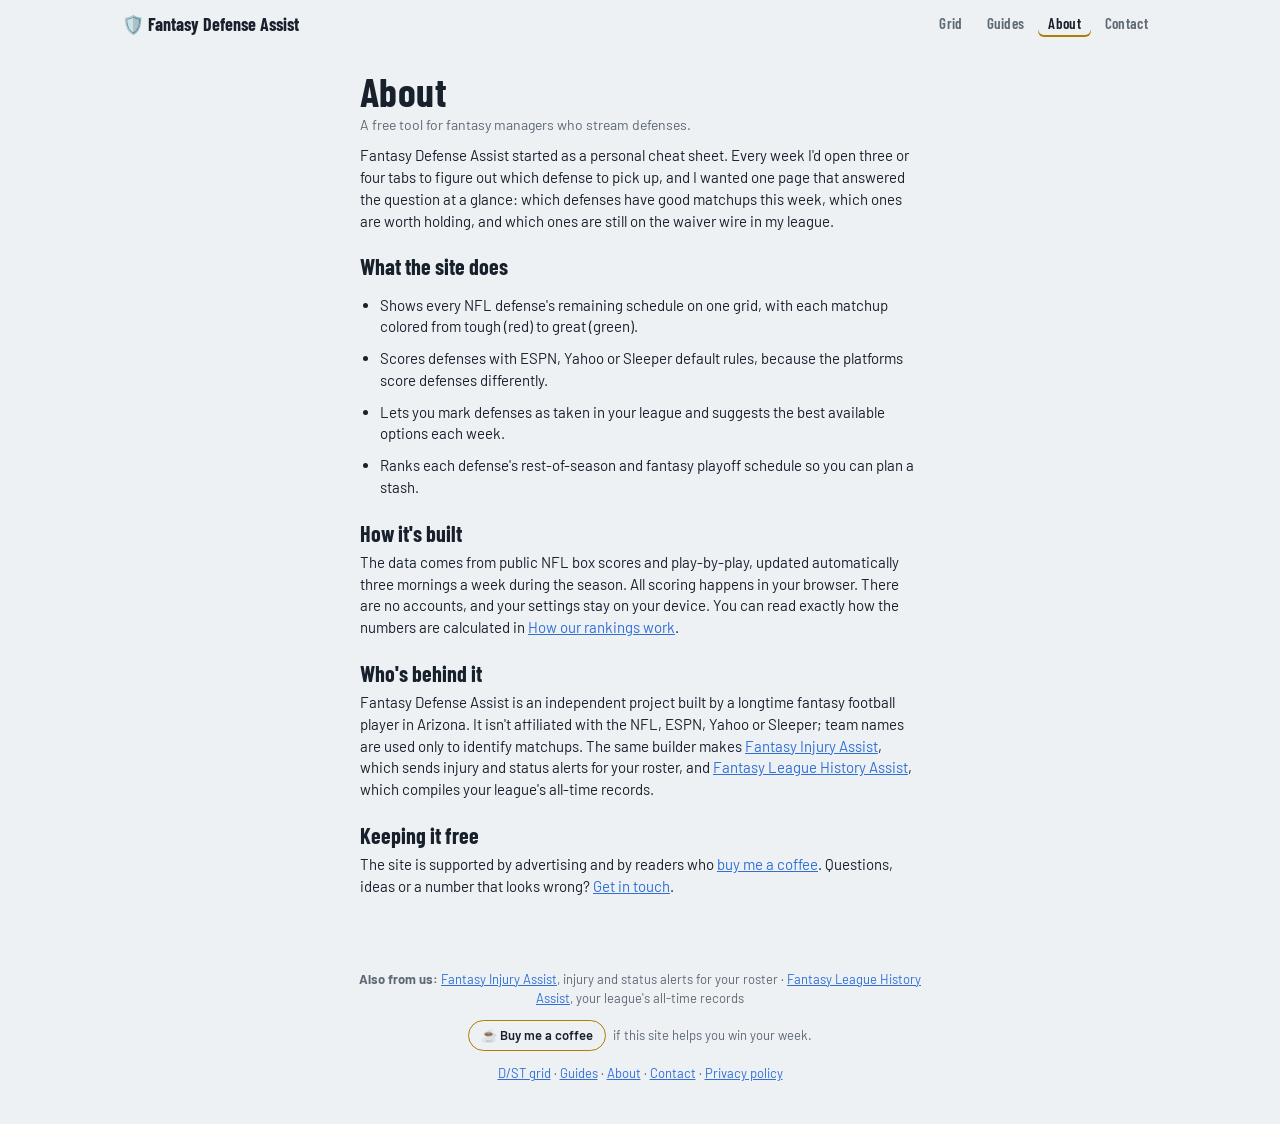
<file: about.html>
<!doctype html>
<html lang="en">
<head>
  <meta charset="utf-8">
  <meta name="viewport" content="width=device-width, initial-scale=1, viewport-fit=cover">
  <title>About Fantasy Defense Assist | Fantasy Defense Assist</title>
  <meta name="description" content="Why Fantasy Defense Assist exists, how it&#x27;s built, and who&#x27;s behind it.">
  <link rel="canonical" href="https://fantasydefenseassist.com/about.html">
  <meta property="og:title" content="About Fantasy Defense Assist">
  <meta property="og:description" content="Why Fantasy Defense Assist exists, how it&#x27;s built, and who&#x27;s behind it.">
  <meta property="og:type" content="website">
  <meta property="og:url" content="https://fantasydefenseassist.com/about.html">
  <link rel="icon" href="/favicon.ico" sizes="48x48">
  <link rel="icon" href="/favicon.svg" type="image/svg+xml">
  <link rel="apple-touch-icon" href="/apple-touch-icon.png">
  <link rel="preconnect" href="https://fonts.googleapis.com">
  <link rel="preconnect" href="https://fonts.gstatic.com" crossorigin>
  <link href="https://fonts.googleapis.com/css2?family=Barlow+Condensed:wght@500;600;700&family=Barlow:wght@400;500;600&display=swap" rel="stylesheet">
  <link rel="stylesheet" href="styles.css?v=20">
  <script async src="https://pagead2.googlesyndication.com/pagead/js/adsbygoogle.js?client=ca-pub-5134360334819238" crossorigin="anonymous"></script>
  
</head>
<body>
  <nav class="site-nav" aria-label="Site"><a class="brand" href="./">🛡️ Fantasy Defense Assist</a><span class="nav-links"><a href="./">Grid</a><a href="guides.html">Guides</a><a href="about.html" aria-current="page">About</a><a href="contact.html">Contact</a></span></nav>
  <main class="page">
    <h1>About</h1>
    <p class="sub">A free tool for fantasy managers who stream defenses.</p>

    <p>
      Fantasy Defense Assist started as a personal cheat sheet. Every week I'd open three or four tabs to
      figure out which defense to pick up, and I wanted one page that answered the question at a glance:
      which defenses have good matchups this week, which ones are worth holding, and which ones are
      still on the waiver wire in my league.
    </p>

    <h2>What the site does</h2>
    <ul>
      <li>Shows every NFL defense's remaining schedule on one grid, with each matchup colored from tough
        (red) to great (green).</li>
      <li>Scores defenses with ESPN, Yahoo or Sleeper default rules, because the platforms score defenses
        differently.</li>
      <li>Lets you mark defenses as taken in your league and suggests the best available options each
        week.</li>
      <li>Ranks each defense's rest-of-season and fantasy playoff schedule so you can plan a stash.</li>
    </ul>

    <h2>How it's built</h2>
    <p>
      The data comes from public NFL box scores and play-by-play, updated automatically three mornings a
      week during the season. All scoring happens in your browser. There are no accounts, and your
      settings stay on your device. You can read exactly how the numbers are calculated in
      <a href="guide-how-rankings-work.html">How our rankings work</a>.
    </p>

    <h2>Who's behind it</h2>
    <p>
      Fantasy Defense Assist is an independent project built by a longtime fantasy football player in
      Arizona. It isn't affiliated with the NFL, ESPN, Yahoo or Sleeper; team names are used only to
      identify matchups. The same builder makes
      <a href="https://fantasyinjuryassist.com/">Fantasy Injury Assist</a>, which sends injury and status
      alerts for your roster, and
      <a href="https://fantasyleaguehistoryassist.com/">Fantasy League History Assist</a>, which compiles
      your league's all-time records.
    </p>

    <h2>Keeping it free</h2>
    <p>
      The site is supported by advertising and by readers who
      <a href="https://buymeacoffee.com/jrkline1116" target="_blank" rel="noopener">buy me a coffee</a>.
      Questions, ideas or a number that looks wrong? <a href="contact.html">Get in touch</a>.
    </p>
  </main>
  <footer class="foot">
    <p class="sister">
      <b>Also from us:</b>
      <a href="https://fantasyinjuryassist.com/">Fantasy Injury Assist</a>, injury and status alerts for your roster ·
      <a href="https://fantasyleaguehistoryassist.com/">Fantasy League History Assist</a>, your league's all-time records
    </p>
    <p class="coffee">
      <a href="https://buymeacoffee.com/jrkline1116" target="_blank" rel="noopener">☕ Buy me a coffee</a>
      if this site helps you win your week.
    </p>
    <p class="links"><a href="./">D/ST grid</a> · <a href="guides.html">Guides</a> · <a href="about.html">About</a> · <a href="contact.html">Contact</a> · <a href="privacy.html">Privacy policy</a></p>
  </footer>
</body>
</html>
</file>
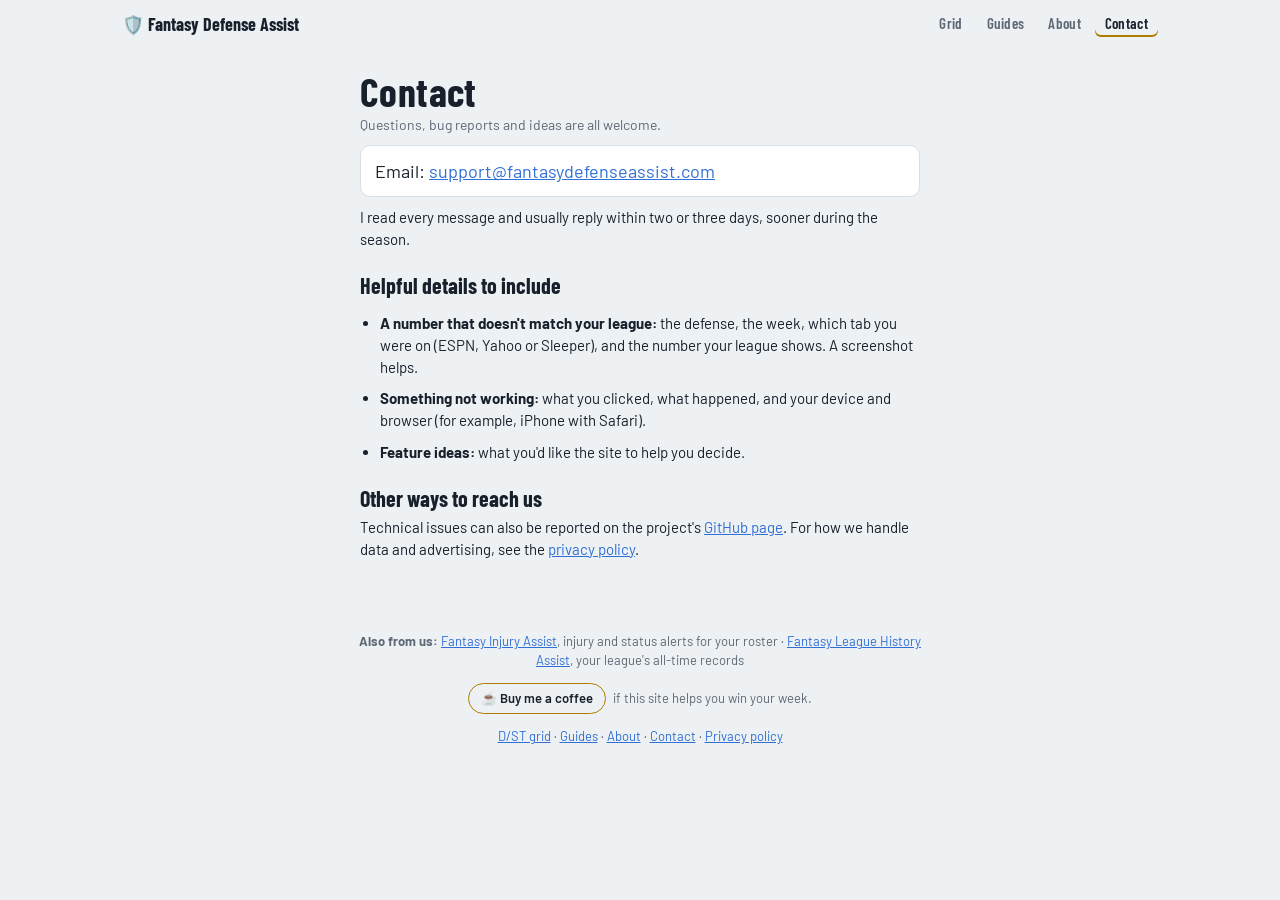
<file: contact.html>
<!doctype html>
<html lang="en">
<head>
  <meta charset="utf-8">
  <meta name="viewport" content="width=device-width, initial-scale=1, viewport-fit=cover">
  <title>Contact Fantasy Defense Assist | Fantasy Defense Assist</title>
  <meta name="description" content="How to reach Fantasy Defense Assist with questions, bug reports, scoring questions or feature ideas.">
  <link rel="canonical" href="https://fantasydefenseassist.com/contact.html">
  <meta property="og:title" content="Contact Fantasy Defense Assist">
  <meta property="og:description" content="How to reach Fantasy Defense Assist with questions, bug reports, scoring questions or feature ideas.">
  <meta property="og:type" content="website">
  <meta property="og:url" content="https://fantasydefenseassist.com/contact.html">
  <link rel="icon" href="/favicon.ico" sizes="48x48">
  <link rel="icon" href="/favicon.svg" type="image/svg+xml">
  <link rel="apple-touch-icon" href="/apple-touch-icon.png">
  <link rel="preconnect" href="https://fonts.googleapis.com">
  <link rel="preconnect" href="https://fonts.gstatic.com" crossorigin>
  <link href="https://fonts.googleapis.com/css2?family=Barlow+Condensed:wght@500;600;700&family=Barlow:wght@400;500;600&display=swap" rel="stylesheet">
  <link rel="stylesheet" href="styles.css?v=20">
  <script async src="https://pagead2.googlesyndication.com/pagead/js/adsbygoogle.js?client=ca-pub-5134360334819238" crossorigin="anonymous"></script>
  
</head>
<body>
  <nav class="site-nav" aria-label="Site"><a class="brand" href="./">🛡️ Fantasy Defense Assist</a><span class="nav-links"><a href="./">Grid</a><a href="guides.html">Guides</a><a href="about.html">About</a><a href="contact.html" aria-current="page">Contact</a></span></nav>
  <main class="page">
    <h1>Contact</h1>
    <p class="sub">Questions, bug reports and ideas are all welcome.</p>

    <p class="contact-box">
      Email: <a href="mailto:support@fantasydefenseassist.com">support@fantasydefenseassist.com</a>
    </p>
    <p>I read every message and usually reply within two or three days, sooner during the season.</p>

    <h2>Helpful details to include</h2>
    <ul>
      <li><b>A number that doesn't match your league:</b> the defense, the week, which tab you were on
        (ESPN, Yahoo or Sleeper), and the number your league shows. A screenshot helps.</li>
      <li><b>Something not working:</b> what you clicked, what happened, and your device and browser
        (for example, iPhone with Safari).</li>
      <li><b>Feature ideas:</b> what you'd like the site to help you decide.</li>
    </ul>

    <h2>Other ways to reach us</h2>
    <p>
      Technical issues can also be reported on the project's
      <a href="https://github.com/jrkline1116/fantasy-defense-assist/issues" rel="noopener">GitHub page</a>.
      For how we handle data and advertising, see the <a href="privacy.html">privacy policy</a>.
    </p>
  </main>
  <footer class="foot">
    <p class="sister">
      <b>Also from us:</b>
      <a href="https://fantasyinjuryassist.com/">Fantasy Injury Assist</a>, injury and status alerts for your roster ·
      <a href="https://fantasyleaguehistoryassist.com/">Fantasy League History Assist</a>, your league's all-time records
    </p>
    <p class="coffee">
      <a href="https://buymeacoffee.com/jrkline1116" target="_blank" rel="noopener">☕ Buy me a coffee</a>
      if this site helps you win your week.
    </p>
    <p class="links"><a href="./">D/ST grid</a> · <a href="guides.html">Guides</a> · <a href="about.html">About</a> · <a href="contact.html">Contact</a> · <a href="privacy.html">Privacy policy</a></p>
  </footer>
</body>
</html>
</file>
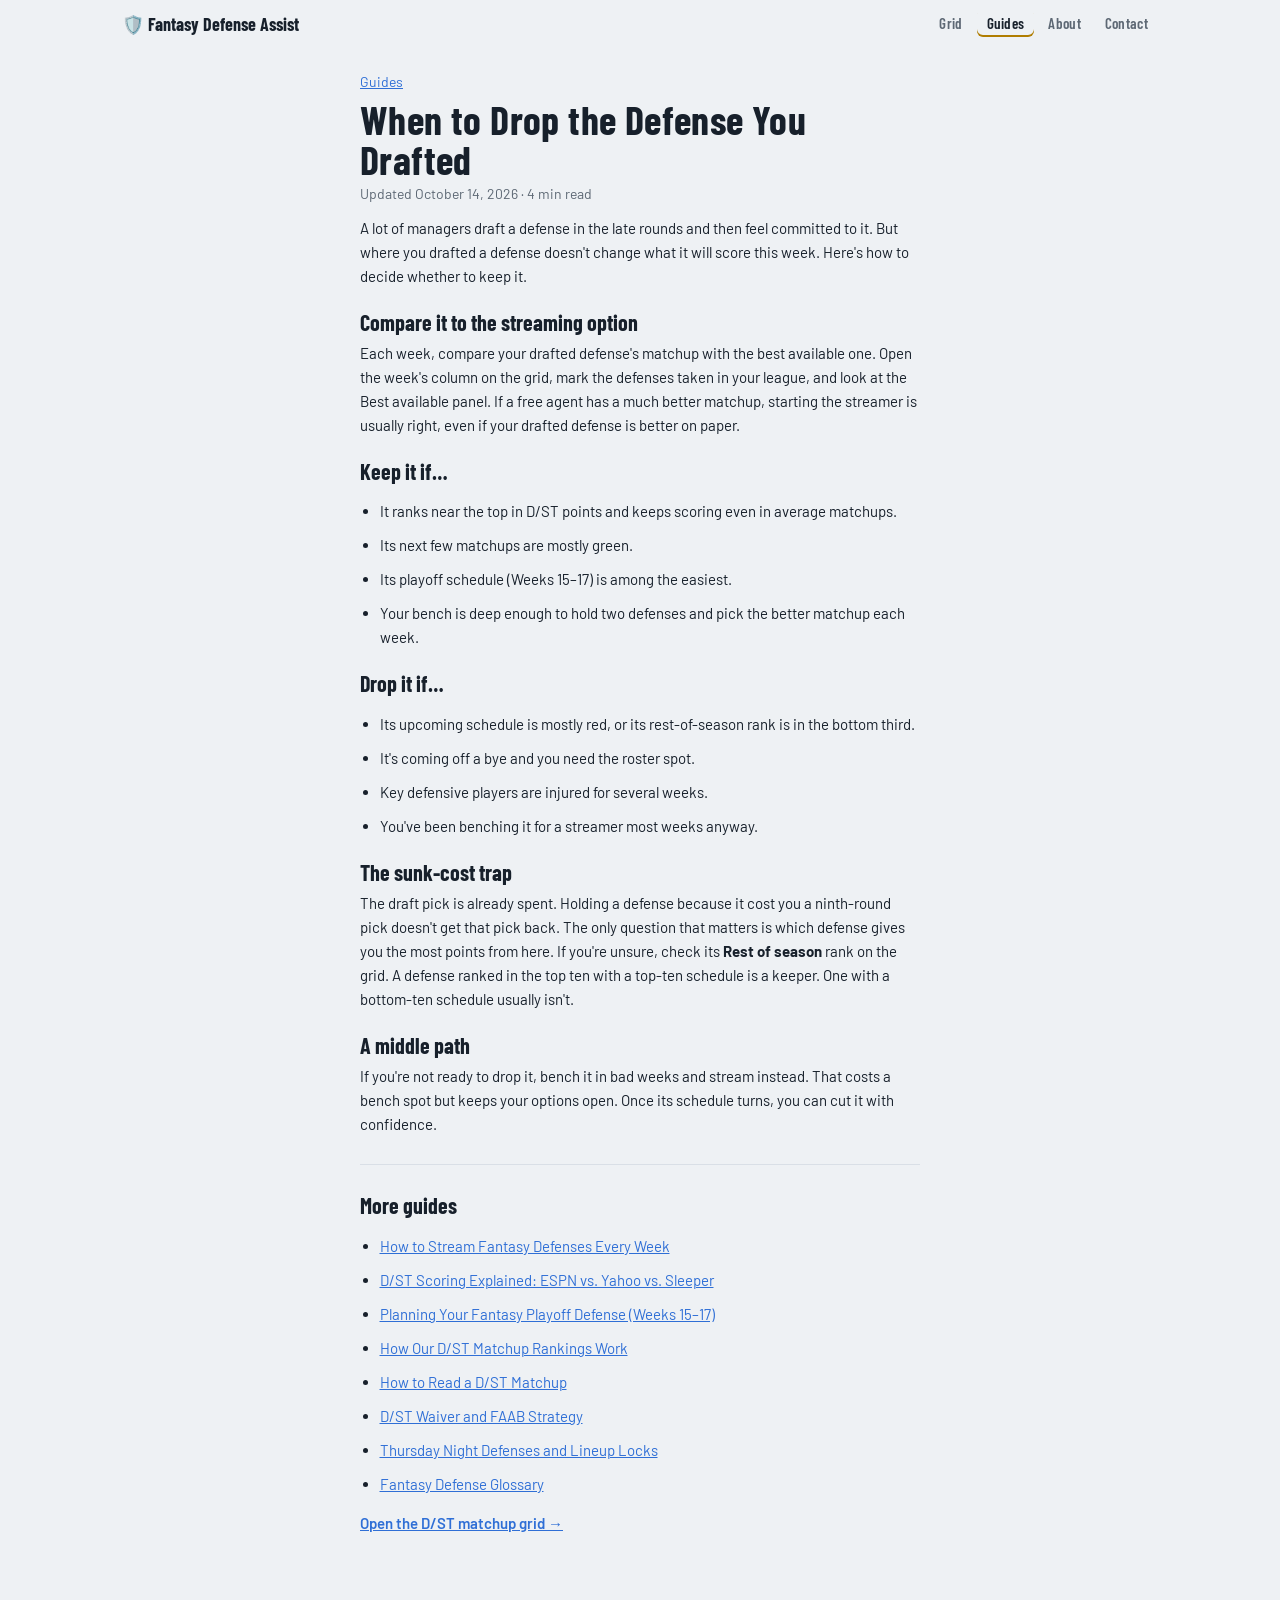
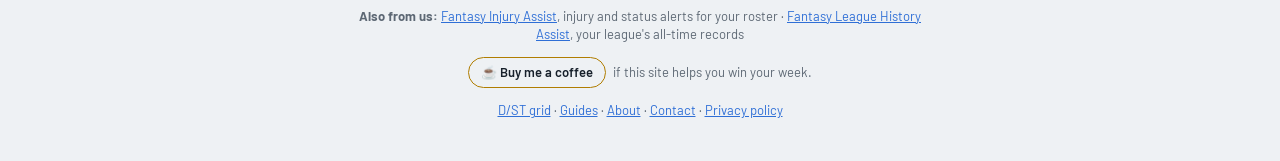
<file: guide-drop-drafted-defense.html>
<!doctype html>
<html lang="en">
<head>
  <meta charset="utf-8">
  <meta name="viewport" content="width=device-width, initial-scale=1, viewport-fit=cover">
  <title>When to Drop the Defense You Drafted | Fantasy Defense Assist</title>
  <meta name="description" content="How to decide whether to keep the D/ST you drafted or start streaming, without falling for the sunk-cost trap.">
  <link rel="canonical" href="https://fantasydefenseassist.com/guide-drop-drafted-defense.html">
  <meta property="og:title" content="When to Drop the Defense You Drafted">
  <meta property="og:description" content="How to decide whether to keep the D/ST you drafted or start streaming, without falling for the sunk-cost trap.">
  <meta property="og:type" content="article">
  <meta property="og:url" content="https://fantasydefenseassist.com/guide-drop-drafted-defense.html">
  <link rel="icon" href="/favicon.ico" sizes="48x48">
  <link rel="icon" href="/favicon.svg" type="image/svg+xml">
  <link rel="apple-touch-icon" href="/apple-touch-icon.png">
  <link rel="preconnect" href="https://fonts.googleapis.com">
  <link rel="preconnect" href="https://fonts.gstatic.com" crossorigin>
  <link href="https://fonts.googleapis.com/css2?family=Barlow+Condensed:wght@500;600;700&family=Barlow:wght@400;500;600&display=swap" rel="stylesheet">
  <link rel="stylesheet" href="styles.css?v=20">
  <script async src="https://pagead2.googlesyndication.com/pagead/js/adsbygoogle.js?client=ca-pub-5134360334819238" crossorigin="anonymous"></script>
  <script type="application/ld+json">{"@context":"https://schema.org","@type":"Article","headline":"When to Drop the Defense You Drafted","description":"How to decide whether to keep the D/ST you drafted or start streaming, without falling for the sunk-cost trap.","dateModified":"2026-10-14","publisher":{"@type":"Organization","name":"Fantasy Defense Assist","url":"https://fantasydefenseassist.com/"}}</script>
</head>
<body>
  <nav class="site-nav" aria-label="Site"><a class="brand" href="./">🛡️ Fantasy Defense Assist</a><span class="nav-links"><a href="./">Grid</a><a href="guides.html" aria-current="page">Guides</a><a href="about.html">About</a><a href="contact.html">Contact</a></span></nav>
  <main class="page article">
    <p class="crumb"><a href="guides.html">Guides</a></p>
    <h1>When to Drop the Defense You Drafted</h1>
    <p class="sub">Updated October 14, 2026 · 4 min read</p>
    <p>
      A lot of managers draft a defense in the late rounds and then feel committed to it. But where you
      drafted a defense doesn't change what it will score this week. Here's how to decide whether to
      keep it.
    </p>

    <h2>Compare it to the streaming option</h2>
    <p>
      Each week, compare your drafted defense's matchup with the best available one. Open the week's
      column on the grid, mark the defenses taken in your league, and look at the Best available panel.
      If a free agent has a much better matchup, starting the streamer is usually right, even if your
      drafted defense is better on paper.
    </p>

    <h2>Keep it if…</h2>
    <ul>
      <li>It ranks near the top in D/ST points and keeps scoring even in average matchups.</li>
      <li>Its next few matchups are mostly green.</li>
      <li>Its playoff schedule (Weeks 15–17) is among the easiest.</li>
      <li>Your bench is deep enough to hold two defenses and pick the better matchup each week.</li>
    </ul>

    <h2>Drop it if…</h2>
    <ul>
      <li>Its upcoming schedule is mostly red, or its rest-of-season rank is in the bottom third.</li>
      <li>It's coming off a bye and you need the roster spot.</li>
      <li>Key defensive players are injured for several weeks.</li>
      <li>You've been benching it for a streamer most weeks anyway.</li>
    </ul>

    <h2>The sunk-cost trap</h2>
    <p>
      The draft pick is already spent. Holding a defense because it cost you a ninth-round pick doesn't
      get that pick back. The only question that matters is which defense gives you the most points from
      here. If you're unsure, check its <b>Rest of season</b> rank on the grid. A defense ranked in the
      top ten with a top-ten schedule is a keeper. One with a bottom-ten schedule usually isn't.
    </p>

    <h2>A middle path</h2>
    <p>
      If you're not ready to drop it, bench it in bad weeks and stream instead. That costs a bench spot
      but keeps your options open. Once its schedule turns, you can cut it with confidence.
    </p>
    <aside class="related">
      <h2>More guides</h2>
      <ul><li><a href="guide-streaming-defenses.html">How to Stream Fantasy Defenses Every Week</a></li><li><a href="guide-dst-scoring.html">D/ST Scoring Explained: ESPN vs. Yahoo vs. Sleeper</a></li><li><a href="guide-playoff-defenses.html">Planning Your Fantasy Playoff Defense (Weeks 15–17)</a></li><li><a href="guide-how-rankings-work.html">How Our D/ST Matchup Rankings Work</a></li><li><a href="guide-reading-a-matchup.html">How to Read a D/ST Matchup</a></li><li><a href="guide-dst-waivers-faab.html">D/ST Waiver and FAAB Strategy</a></li><li><a href="guide-thursday-defenses.html">Thursday Night Defenses and Lineup Locks</a></li><li><a href="guide-dst-glossary.html">Fantasy Defense Glossary</a></li></ul>
      <p><a class="cta" href="./">Open the D/ST matchup grid →</a></p>
    </aside>
  </main>
  <footer class="foot">
    <p class="sister">
      <b>Also from us:</b>
      <a href="https://fantasyinjuryassist.com/">Fantasy Injury Assist</a>, injury and status alerts for your roster ·
      <a href="https://fantasyleaguehistoryassist.com/">Fantasy League History Assist</a>, your league's all-time records
    </p>
    <p class="coffee">
      <a href="https://buymeacoffee.com/jrkline1116" target="_blank" rel="noopener">☕ Buy me a coffee</a>
      if this site helps you win your week.
    </p>
    <p class="links"><a href="./">D/ST grid</a> · <a href="guides.html">Guides</a> · <a href="about.html">About</a> · <a href="contact.html">Contact</a> · <a href="privacy.html">Privacy policy</a></p>
  </footer>
</body>
</html>
</file>
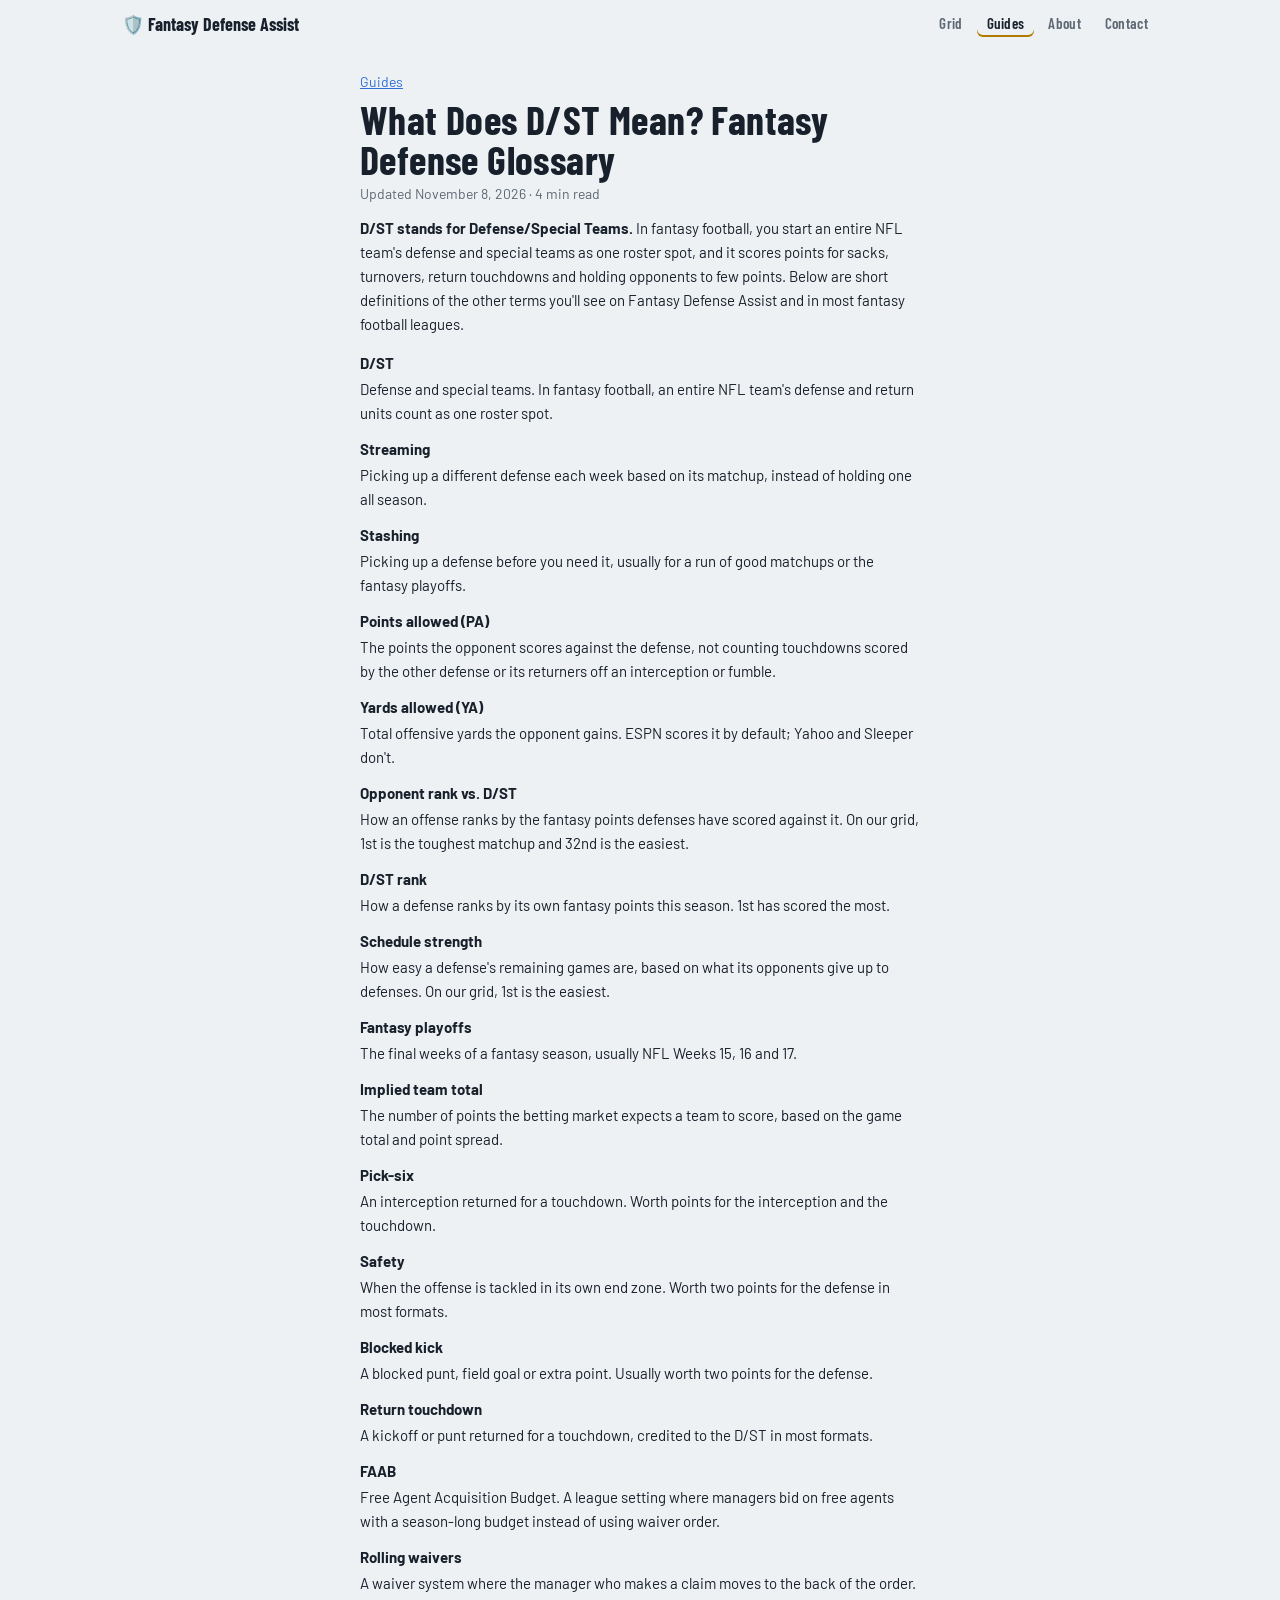
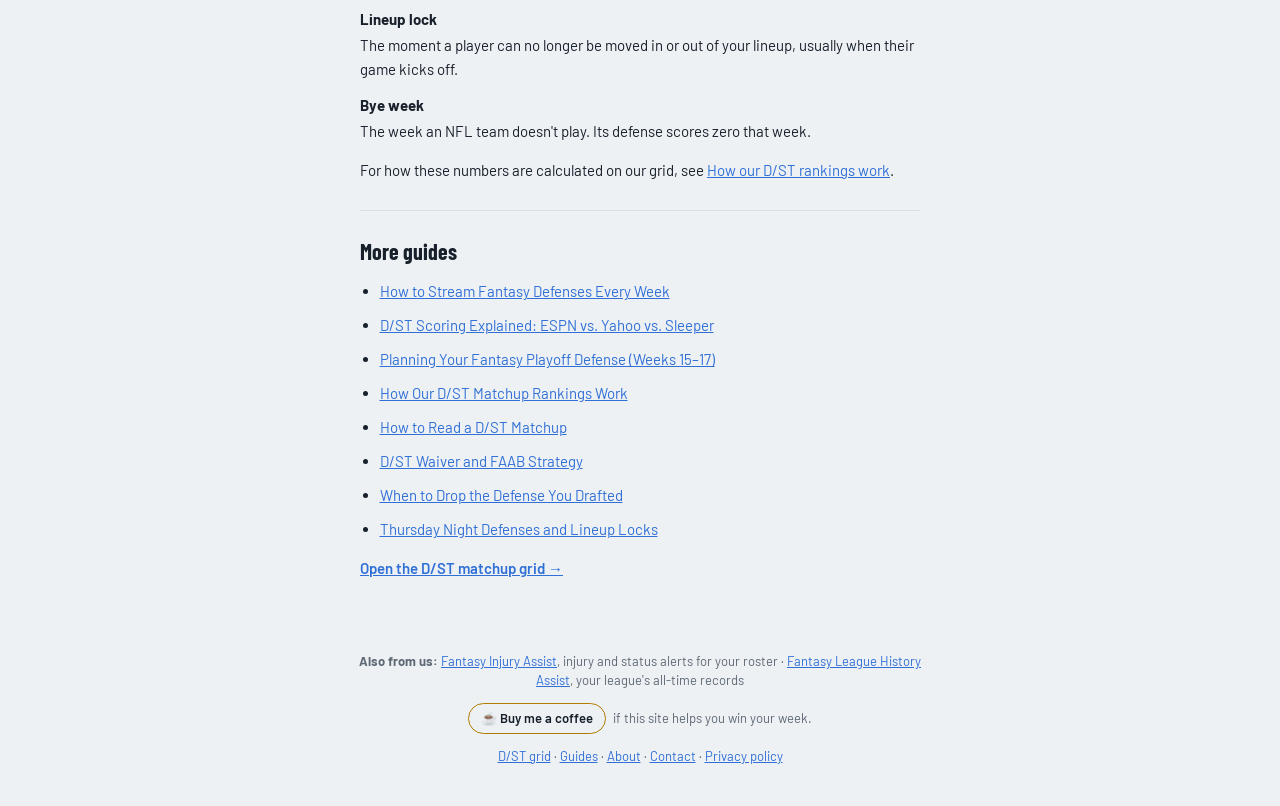
<file: guide-dst-glossary.html>
<!doctype html>
<html lang="en">
<head>
  <meta charset="utf-8">
  <meta name="viewport" content="width=device-width, initial-scale=1, viewport-fit=cover">
  <title>What Does D/ST Mean in Fantasy Football? Defense Glossary | Fantasy Defense Assist</title>
  <meta name="description" content="What does D/ST mean in fantasy football? D/ST stands for Defense/Special Teams. Plain-English definitions of every fantasy defense term.">
  <link rel="canonical" href="https://fantasydefenseassist.com/guide-dst-glossary.html">
  <meta property="og:title" content="What Does D/ST Mean in Fantasy Football? Defense Glossary">
  <meta property="og:description" content="What does D/ST mean in fantasy football? D/ST stands for Defense/Special Teams. Plain-English definitions of every fantasy defense term.">
  <meta property="og:type" content="article">
  <meta property="og:url" content="https://fantasydefenseassist.com/guide-dst-glossary.html">
  <link rel="icon" href="/favicon.ico" sizes="48x48">
  <link rel="icon" href="/favicon.svg" type="image/svg+xml">
  <link rel="apple-touch-icon" href="/apple-touch-icon.png">
  <link rel="preconnect" href="https://fonts.googleapis.com">
  <link rel="preconnect" href="https://fonts.gstatic.com" crossorigin>
  <link href="https://fonts.googleapis.com/css2?family=Barlow+Condensed:wght@500;600;700&family=Barlow:wght@400;500;600&display=swap" rel="stylesheet">
  <link rel="stylesheet" href="styles.css?v=20">
  <script async src="https://pagead2.googlesyndication.com/pagead/js/adsbygoogle.js?client=ca-pub-5134360334819238" crossorigin="anonymous"></script>
  <script type="application/ld+json">{"@context":"https://schema.org","@type":"Article","headline":"What Does D/ST Mean in Fantasy Football? Defense Glossary","description":"What does D/ST mean in fantasy football? D/ST stands for Defense/Special Teams. Plain-English definitions of every fantasy defense term.","dateModified":"2026-10-14","publisher":{"@type":"Organization","name":"Fantasy Defense Assist","url":"https://fantasydefenseassist.com/"}}</script>
</head>
<body>
  <nav class="site-nav" aria-label="Site"><a class="brand" href="./">🛡️ Fantasy Defense Assist</a><span class="nav-links"><a href="./">Grid</a><a href="guides.html" aria-current="page">Guides</a><a href="about.html">About</a><a href="contact.html">Contact</a></span></nav>
  <main class="page article">
    <p class="crumb"><a href="guides.html">Guides</a></p>
    <h1>What Does D/ST Mean? Fantasy Defense Glossary</h1>
    <p class="sub">Updated November 8, 2026 · 4 min read</p>
    <p>
      <strong>D/ST stands for Defense/Special Teams.</strong> In fantasy football, you start an entire NFL
      team's defense and special teams as one roster spot, and it scores points for sacks, turnovers,
      return touchdowns and holding opponents to few points. Below are short definitions of the other
      terms you'll see on Fantasy Defense Assist and in most fantasy football leagues.
    </p>
    <dl class="glossary">
      <dt>D/ST</dt><dd>Defense and special teams. In fantasy football, an entire NFL team&#x27;s defense and return units count as one roster spot.</dd>
      <dt>Streaming</dt><dd>Picking up a different defense each week based on its matchup, instead of holding one all season.</dd>
      <dt>Stashing</dt><dd>Picking up a defense before you need it, usually for a run of good matchups or the fantasy playoffs.</dd>
      <dt>Points allowed (PA)</dt><dd>The points the opponent scores against the defense, not counting touchdowns scored by the other defense or its returners off an interception or fumble.</dd>
      <dt>Yards allowed (YA)</dt><dd>Total offensive yards the opponent gains. ESPN scores it by default; Yahoo and Sleeper don&#x27;t.</dd>
      <dt>Opponent rank vs. D/ST</dt><dd>How an offense ranks by the fantasy points defenses have scored against it. On our grid, 1st is the toughest matchup and 32nd is the easiest.</dd>
      <dt>D/ST rank</dt><dd>How a defense ranks by its own fantasy points this season. 1st has scored the most.</dd>
      <dt>Schedule strength</dt><dd>How easy a defense&#x27;s remaining games are, based on what its opponents give up to defenses. On our grid, 1st is the easiest.</dd>
      <dt>Fantasy playoffs</dt><dd>The final weeks of a fantasy season, usually NFL Weeks 15, 16 and 17.</dd>
      <dt>Implied team total</dt><dd>The number of points the betting market expects a team to score, based on the game total and point spread.</dd>
      <dt>Pick-six</dt><dd>An interception returned for a touchdown. Worth points for the interception and the touchdown.</dd>
      <dt>Safety</dt><dd>When the offense is tackled in its own end zone. Worth two points for the defense in most formats.</dd>
      <dt>Blocked kick</dt><dd>A blocked punt, field goal or extra point. Usually worth two points for the defense.</dd>
      <dt>Return touchdown</dt><dd>A kickoff or punt returned for a touchdown, credited to the D/ST in most formats.</dd>
      <dt>FAAB</dt><dd>Free Agent Acquisition Budget. A league setting where managers bid on free agents with a season-long budget instead of using waiver order.</dd>
      <dt>Rolling waivers</dt><dd>A waiver system where the manager who makes a claim moves to the back of the order.</dd>
      <dt>Lineup lock</dt><dd>The moment a player can no longer be moved in or out of your lineup, usually when their game kicks off.</dd>
      <dt>Bye week</dt><dd>The week an NFL team doesn&#x27;t play. Its defense scores zero that week.</dd>
    </dl>
    <p>
      For how these numbers are calculated on our grid, see
      <a href="guide-how-rankings-work.html">How our D/ST rankings work</a>.
    </p>
    <aside class="related">
      <h2>More guides</h2>
      <ul><li><a href="guide-streaming-defenses.html">How to Stream Fantasy Defenses Every Week</a></li><li><a href="guide-dst-scoring.html">D/ST Scoring Explained: ESPN vs. Yahoo vs. Sleeper</a></li><li><a href="guide-playoff-defenses.html">Planning Your Fantasy Playoff Defense (Weeks 15–17)</a></li><li><a href="guide-how-rankings-work.html">How Our D/ST Matchup Rankings Work</a></li><li><a href="guide-reading-a-matchup.html">How to Read a D/ST Matchup</a></li><li><a href="guide-dst-waivers-faab.html">D/ST Waiver and FAAB Strategy</a></li><li><a href="guide-drop-drafted-defense.html">When to Drop the Defense You Drafted</a></li><li><a href="guide-thursday-defenses.html">Thursday Night Defenses and Lineup Locks</a></li></ul>
      <p><a class="cta" href="./">Open the D/ST matchup grid →</a></p>
    </aside>
  </main>
  <footer class="foot">
    <p class="sister">
      <b>Also from us:</b>
      <a href="https://fantasyinjuryassist.com/">Fantasy Injury Assist</a>, injury and status alerts for your roster ·
      <a href="https://fantasyleaguehistoryassist.com/">Fantasy League History Assist</a>, your league's all-time records
    </p>
    <p class="coffee">
      <a href="https://buymeacoffee.com/jrkline1116" target="_blank" rel="noopener">☕ Buy me a coffee</a>
      if this site helps you win your week.
    </p>
    <p class="links"><a href="./">D/ST grid</a> · <a href="guides.html">Guides</a> · <a href="about.html">About</a> · <a href="contact.html">Contact</a> · <a href="privacy.html">Privacy policy</a></p>
  </footer>
</body>
</html>
</file>
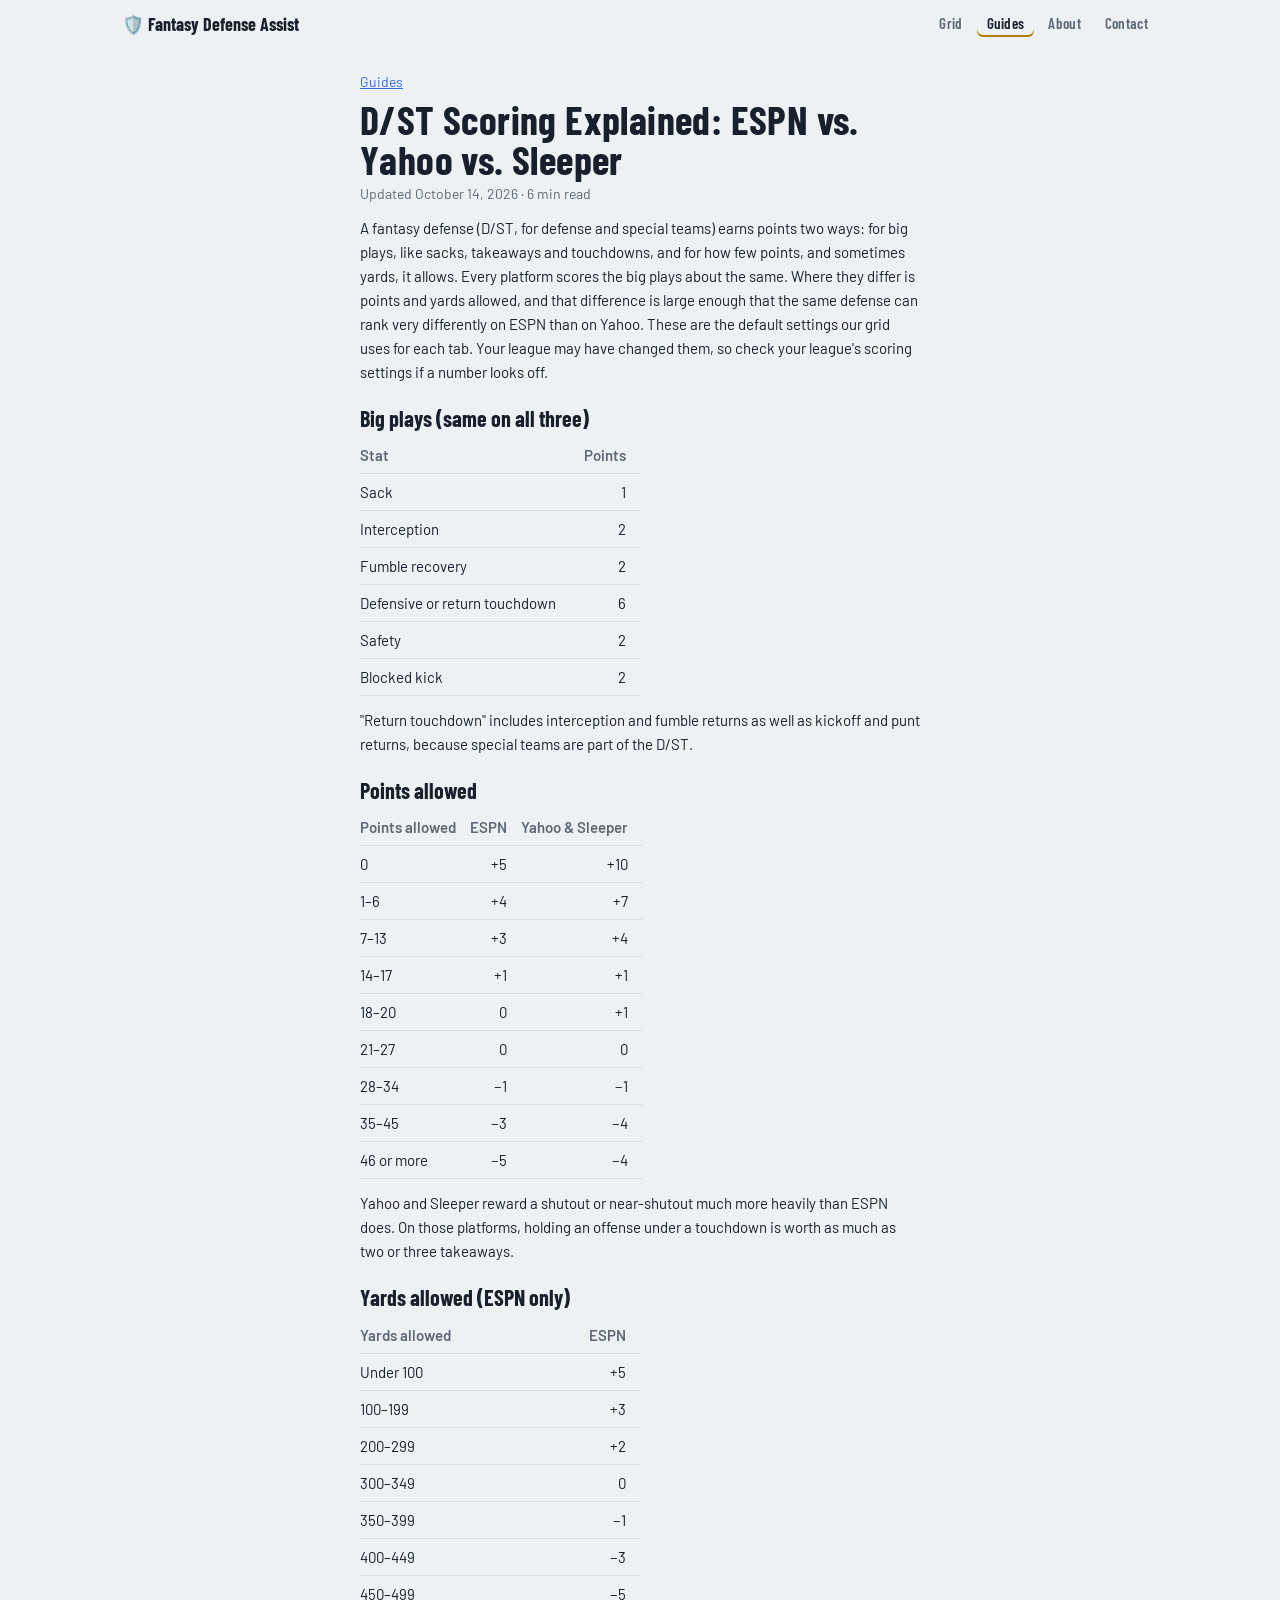
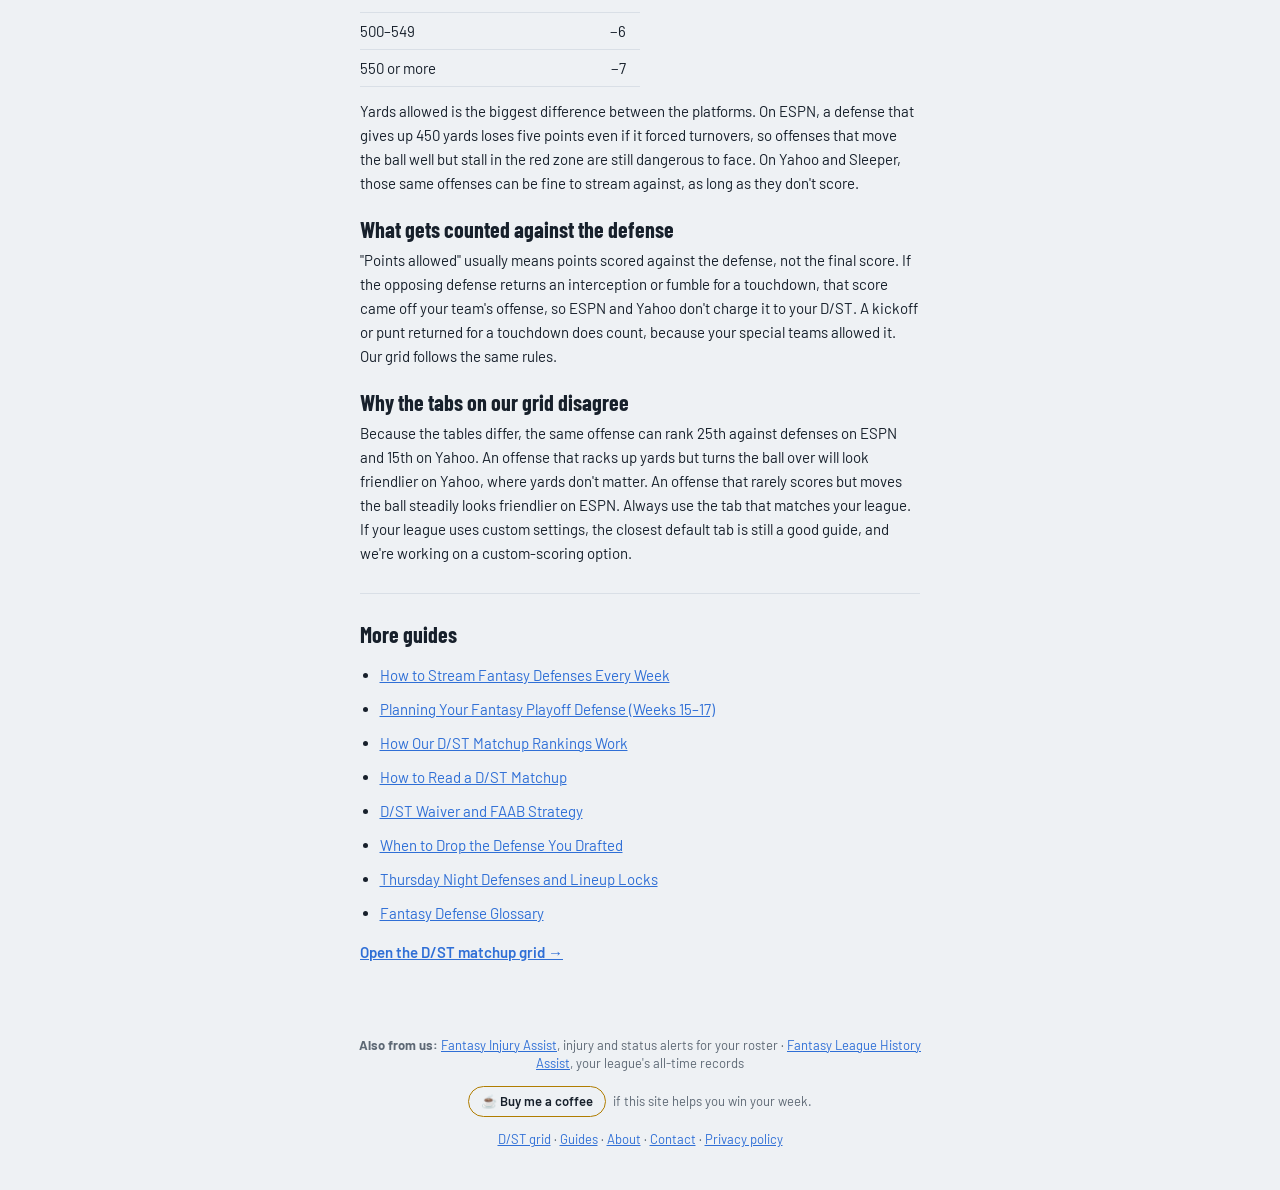
<file: guide-dst-scoring.html>
<!doctype html>
<html lang="en">
<head>
  <meta charset="utf-8">
  <meta name="viewport" content="width=device-width, initial-scale=1, viewport-fit=cover">
  <title>D/ST Scoring Explained: ESPN vs. Yahoo vs. Sleeper | Fantasy Defense Assist</title>
  <meta name="description" content="How fantasy defenses score on ESPN, Yahoo and Sleeper by default, and why the same defense can rank differently on each.">
  <link rel="canonical" href="https://fantasydefenseassist.com/guide-dst-scoring.html">
  <meta property="og:title" content="D/ST Scoring Explained: ESPN vs. Yahoo vs. Sleeper">
  <meta property="og:description" content="How fantasy defenses score on ESPN, Yahoo and Sleeper by default, and why the same defense can rank differently on each.">
  <meta property="og:type" content="article">
  <meta property="og:url" content="https://fantasydefenseassist.com/guide-dst-scoring.html">
  <link rel="icon" href="/favicon.ico" sizes="48x48">
  <link rel="icon" href="/favicon.svg" type="image/svg+xml">
  <link rel="apple-touch-icon" href="/apple-touch-icon.png">
  <link rel="preconnect" href="https://fonts.googleapis.com">
  <link rel="preconnect" href="https://fonts.gstatic.com" crossorigin>
  <link href="https://fonts.googleapis.com/css2?family=Barlow+Condensed:wght@500;600;700&family=Barlow:wght@400;500;600&display=swap" rel="stylesheet">
  <link rel="stylesheet" href="styles.css?v=20">
  <script async src="https://pagead2.googlesyndication.com/pagead/js/adsbygoogle.js?client=ca-pub-5134360334819238" crossorigin="anonymous"></script>
  <script type="application/ld+json">{"@context":"https://schema.org","@type":"Article","headline":"D/ST Scoring Explained: ESPN vs. Yahoo vs. Sleeper","description":"How fantasy defenses score on ESPN, Yahoo and Sleeper by default, and why the same defense can rank differently on each.","dateModified":"2026-10-14","publisher":{"@type":"Organization","name":"Fantasy Defense Assist","url":"https://fantasydefenseassist.com/"}}</script>
</head>
<body>
  <nav class="site-nav" aria-label="Site"><a class="brand" href="./">🛡️ Fantasy Defense Assist</a><span class="nav-links"><a href="./">Grid</a><a href="guides.html" aria-current="page">Guides</a><a href="about.html">About</a><a href="contact.html">Contact</a></span></nav>
  <main class="page article">
    <p class="crumb"><a href="guides.html">Guides</a></p>
    <h1>D/ST Scoring Explained: ESPN vs. Yahoo vs. Sleeper</h1>
    <p class="sub">Updated October 14, 2026 · 6 min read</p>
    <p>
      A fantasy defense (D/ST, for defense and special teams) earns points two ways: for big plays,
      like sacks, takeaways and touchdowns, and for how few points, and sometimes yards, it allows.
      Every platform scores the big plays about the same. Where they differ is points and yards allowed,
      and that difference is large enough that the same defense can rank very differently on ESPN than
      on Yahoo. These are the default settings our grid uses for each tab. Your league may have changed
      them, so check your league's scoring settings if a number looks off.
    </p>

    <h2>Big plays (same on all three)</h2>
    <div class="tbl-wrap"><table class="tbl">
      <thead><tr><th>Stat</th><th>Points</th></tr></thead>
      <tbody>
        <tr><td>Sack</td><td>1</td></tr>
        <tr><td>Interception</td><td>2</td></tr>
        <tr><td>Fumble recovery</td><td>2</td></tr>
        <tr><td>Defensive or return touchdown</td><td>6</td></tr>
        <tr><td>Safety</td><td>2</td></tr>
        <tr><td>Blocked kick</td><td>2</td></tr>
      </tbody>
    </table></div>
    <p>
      "Return touchdown" includes interception and fumble returns as well as kickoff and punt returns,
      because special teams are part of the D/ST.
    </p>

    <h2>Points allowed</h2>
    <div class="tbl-wrap"><table class="tbl">
      <thead><tr><th>Points allowed</th><th>ESPN</th><th>Yahoo &amp; Sleeper</th></tr></thead>
      <tbody>
        <tr><td>0</td><td>+5</td><td>+10</td></tr>
        <tr><td>1–6</td><td>+4</td><td>+7</td></tr>
        <tr><td>7–13</td><td>+3</td><td>+4</td></tr>
        <tr><td>14–17</td><td>+1</td><td>+1</td></tr>
        <tr><td>18–20</td><td>0</td><td>+1</td></tr>
        <tr><td>21–27</td><td>0</td><td>0</td></tr>
        <tr><td>28–34</td><td>−1</td><td>−1</td></tr>
        <tr><td>35–45</td><td>−3</td><td>−4</td></tr>
        <tr><td>46 or more</td><td>−5</td><td>−4</td></tr>
      </tbody>
    </table></div>
    <p>
      Yahoo and Sleeper reward a shutout or near-shutout much more heavily than ESPN does. On those
      platforms, holding an offense under a touchdown is worth as much as two or three takeaways.
    </p>

    <h2>Yards allowed (ESPN only)</h2>
    <div class="tbl-wrap"><table class="tbl">
      <thead><tr><th>Yards allowed</th><th>ESPN</th></tr></thead>
      <tbody>
        <tr><td>Under 100</td><td>+5</td></tr>
        <tr><td>100–199</td><td>+3</td></tr>
        <tr><td>200–299</td><td>+2</td></tr>
        <tr><td>300–349</td><td>0</td></tr>
        <tr><td>350–399</td><td>−1</td></tr>
        <tr><td>400–449</td><td>−3</td></tr>
        <tr><td>450–499</td><td>−5</td></tr>
        <tr><td>500–549</td><td>−6</td></tr>
        <tr><td>550 or more</td><td>−7</td></tr>
      </tbody>
    </table></div>
    <p>
      Yards allowed is the biggest difference between the platforms. On ESPN, a defense that gives up
      450 yards loses five points even if it forced turnovers, so offenses that move the ball well but
      stall in the red zone are still dangerous to face. On Yahoo and Sleeper, those same offenses can
      be fine to stream against, as long as they don't score.
    </p>

    <h2>What gets counted against the defense</h2>
    <p>
      "Points allowed" usually means points scored against the defense, not the final score. If the
      opposing defense returns an interception or fumble for a touchdown, that score came off your
      team's offense, so ESPN and Yahoo don't charge it to your D/ST. A kickoff or punt returned for a
      touchdown does count, because your special teams allowed it. Our grid follows the same rules.
    </p>

    <h2>Why the tabs on our grid disagree</h2>
    <p>
      Because the tables differ, the same offense can rank 25th against defenses on ESPN and 15th on
      Yahoo. An offense that racks up yards but turns the ball over will look friendlier on Yahoo, where
      yards don't matter. An offense that rarely scores but moves the ball steadily looks friendlier on
      ESPN. Always use the tab that matches your league. If your league uses custom settings, the
      closest default tab is still a good guide, and we're working on a custom-scoring option.
    </p>
    <aside class="related">
      <h2>More guides</h2>
      <ul><li><a href="guide-streaming-defenses.html">How to Stream Fantasy Defenses Every Week</a></li><li><a href="guide-playoff-defenses.html">Planning Your Fantasy Playoff Defense (Weeks 15–17)</a></li><li><a href="guide-how-rankings-work.html">How Our D/ST Matchup Rankings Work</a></li><li><a href="guide-reading-a-matchup.html">How to Read a D/ST Matchup</a></li><li><a href="guide-dst-waivers-faab.html">D/ST Waiver and FAAB Strategy</a></li><li><a href="guide-drop-drafted-defense.html">When to Drop the Defense You Drafted</a></li><li><a href="guide-thursday-defenses.html">Thursday Night Defenses and Lineup Locks</a></li><li><a href="guide-dst-glossary.html">Fantasy Defense Glossary</a></li></ul>
      <p><a class="cta" href="./">Open the D/ST matchup grid →</a></p>
    </aside>
  </main>
  <footer class="foot">
    <p class="sister">
      <b>Also from us:</b>
      <a href="https://fantasyinjuryassist.com/">Fantasy Injury Assist</a>, injury and status alerts for your roster ·
      <a href="https://fantasyleaguehistoryassist.com/">Fantasy League History Assist</a>, your league's all-time records
    </p>
    <p class="coffee">
      <a href="https://buymeacoffee.com/jrkline1116" target="_blank" rel="noopener">☕ Buy me a coffee</a>
      if this site helps you win your week.
    </p>
    <p class="links"><a href="./">D/ST grid</a> · <a href="guides.html">Guides</a> · <a href="about.html">About</a> · <a href="contact.html">Contact</a> · <a href="privacy.html">Privacy policy</a></p>
  </footer>
</body>
</html>
</file>
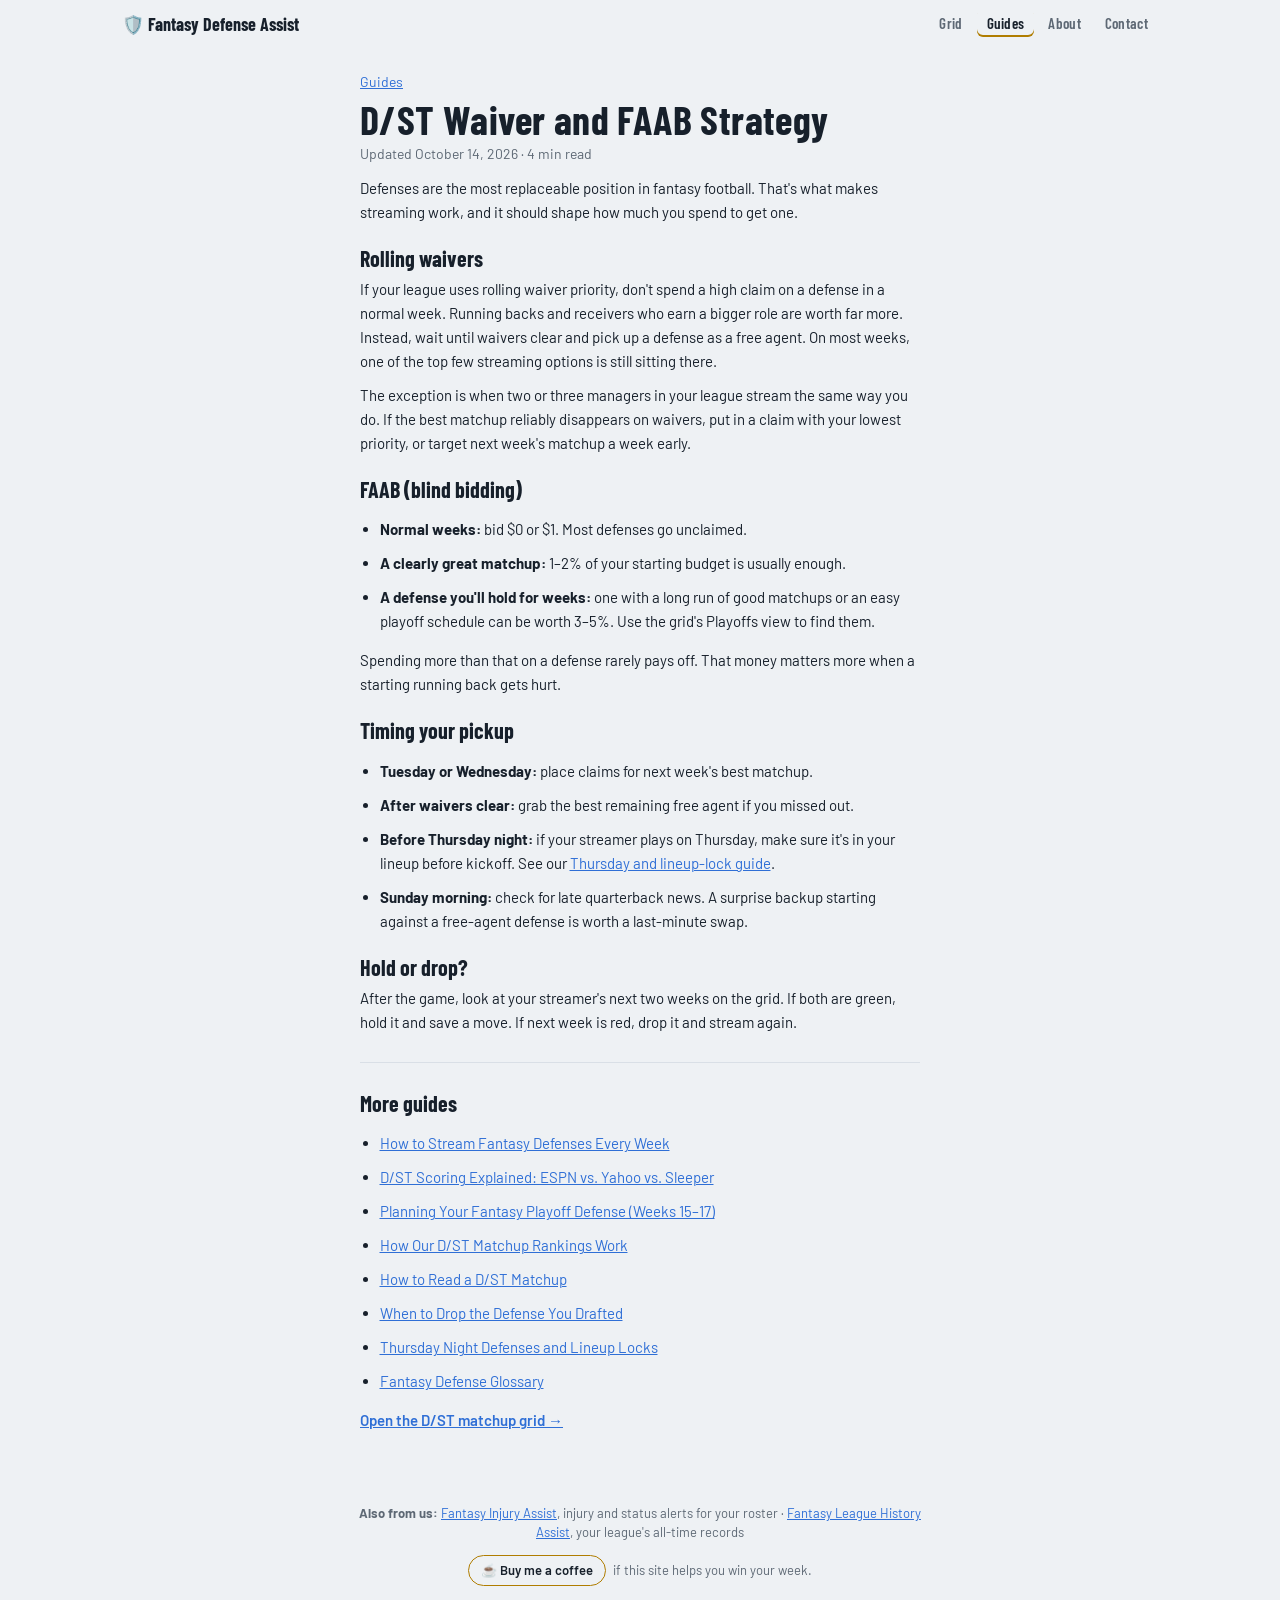
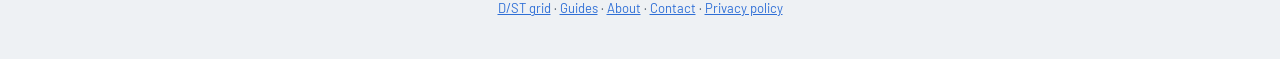
<file: guide-dst-waivers-faab.html>
<!doctype html>
<html lang="en">
<head>
  <meta charset="utf-8">
  <meta name="viewport" content="width=device-width, initial-scale=1, viewport-fit=cover">
  <title>D/ST Waiver and FAAB Strategy | Fantasy Defense Assist</title>
  <meta name="description" content="How much waiver priority and FAAB budget to spend on fantasy defenses, and the best times of the week to grab one.">
  <link rel="canonical" href="https://fantasydefenseassist.com/guide-dst-waivers-faab.html">
  <meta property="og:title" content="D/ST Waiver and FAAB Strategy">
  <meta property="og:description" content="How much waiver priority and FAAB budget to spend on fantasy defenses, and the best times of the week to grab one.">
  <meta property="og:type" content="article">
  <meta property="og:url" content="https://fantasydefenseassist.com/guide-dst-waivers-faab.html">
  <link rel="icon" href="/favicon.ico" sizes="48x48">
  <link rel="icon" href="/favicon.svg" type="image/svg+xml">
  <link rel="apple-touch-icon" href="/apple-touch-icon.png">
  <link rel="preconnect" href="https://fonts.googleapis.com">
  <link rel="preconnect" href="https://fonts.gstatic.com" crossorigin>
  <link href="https://fonts.googleapis.com/css2?family=Barlow+Condensed:wght@500;600;700&family=Barlow:wght@400;500;600&display=swap" rel="stylesheet">
  <link rel="stylesheet" href="styles.css?v=20">
  <script async src="https://pagead2.googlesyndication.com/pagead/js/adsbygoogle.js?client=ca-pub-5134360334819238" crossorigin="anonymous"></script>
  <script type="application/ld+json">{"@context":"https://schema.org","@type":"Article","headline":"D/ST Waiver and FAAB Strategy","description":"How much waiver priority and FAAB budget to spend on fantasy defenses, and the best times of the week to grab one.","dateModified":"2026-10-14","publisher":{"@type":"Organization","name":"Fantasy Defense Assist","url":"https://fantasydefenseassist.com/"}}</script>
</head>
<body>
  <nav class="site-nav" aria-label="Site"><a class="brand" href="./">🛡️ Fantasy Defense Assist</a><span class="nav-links"><a href="./">Grid</a><a href="guides.html" aria-current="page">Guides</a><a href="about.html">About</a><a href="contact.html">Contact</a></span></nav>
  <main class="page article">
    <p class="crumb"><a href="guides.html">Guides</a></p>
    <h1>D/ST Waiver and FAAB Strategy</h1>
    <p class="sub">Updated October 14, 2026 · 4 min read</p>
    <p>
      Defenses are the most replaceable position in fantasy football. That's what makes streaming
      work, and it should shape how much you spend to get one.
    </p>

    <h2>Rolling waivers</h2>
    <p>
      If your league uses rolling waiver priority, don't spend a high claim on a defense in a normal
      week. Running backs and receivers who earn a bigger role are worth far more. Instead, wait until
      waivers clear and pick up a defense as a free agent. On most weeks, one of the top few streaming
      options is still sitting there.
    </p>
    <p>
      The exception is when two or three managers in your league stream the same way you do. If the best
      matchup reliably disappears on waivers, put in a claim with your lowest priority, or target next
      week's matchup a week early.
    </p>

    <h2>FAAB (blind bidding)</h2>
    <ul>
      <li><b>Normal weeks:</b> bid $0 or $1. Most defenses go unclaimed.</li>
      <li><b>A clearly great matchup:</b> 1–2% of your starting budget is usually enough.</li>
      <li><b>A defense you'll hold for weeks:</b> one with a long run of good matchups or an easy
        playoff schedule can be worth 3–5%. Use the grid's Playoffs view to find them.</li>
    </ul>
    <p>
      Spending more than that on a defense rarely pays off. That money matters more when a starting
      running back gets hurt.
    </p>

    <h2>Timing your pickup</h2>
    <ul>
      <li><b>Tuesday or Wednesday:</b> place claims for next week's best matchup.</li>
      <li><b>After waivers clear:</b> grab the best remaining free agent if you missed out.</li>
      <li><b>Before Thursday night:</b> if your streamer plays on Thursday, make sure it's in your
        lineup before kickoff. See our <a href="guide-thursday-defenses.html">Thursday and lineup-lock
        guide</a>.</li>
      <li><b>Sunday morning:</b> check for late quarterback news. A surprise backup starting against a
        free-agent defense is worth a last-minute swap.</li>
    </ul>

    <h2>Hold or drop?</h2>
    <p>
      After the game, look at your streamer's next two weeks on the grid. If both are green, hold it and
      save a move. If next week is red, drop it and stream again.
    </p>
    <aside class="related">
      <h2>More guides</h2>
      <ul><li><a href="guide-streaming-defenses.html">How to Stream Fantasy Defenses Every Week</a></li><li><a href="guide-dst-scoring.html">D/ST Scoring Explained: ESPN vs. Yahoo vs. Sleeper</a></li><li><a href="guide-playoff-defenses.html">Planning Your Fantasy Playoff Defense (Weeks 15–17)</a></li><li><a href="guide-how-rankings-work.html">How Our D/ST Matchup Rankings Work</a></li><li><a href="guide-reading-a-matchup.html">How to Read a D/ST Matchup</a></li><li><a href="guide-drop-drafted-defense.html">When to Drop the Defense You Drafted</a></li><li><a href="guide-thursday-defenses.html">Thursday Night Defenses and Lineup Locks</a></li><li><a href="guide-dst-glossary.html">Fantasy Defense Glossary</a></li></ul>
      <p><a class="cta" href="./">Open the D/ST matchup grid →</a></p>
    </aside>
  </main>
  <footer class="foot">
    <p class="sister">
      <b>Also from us:</b>
      <a href="https://fantasyinjuryassist.com/">Fantasy Injury Assist</a>, injury and status alerts for your roster ·
      <a href="https://fantasyleaguehistoryassist.com/">Fantasy League History Assist</a>, your league's all-time records
    </p>
    <p class="coffee">
      <a href="https://buymeacoffee.com/jrkline1116" target="_blank" rel="noopener">☕ Buy me a coffee</a>
      if this site helps you win your week.
    </p>
    <p class="links"><a href="./">D/ST grid</a> · <a href="guides.html">Guides</a> · <a href="about.html">About</a> · <a href="contact.html">Contact</a> · <a href="privacy.html">Privacy policy</a></p>
  </footer>
</body>
</html>
</file>
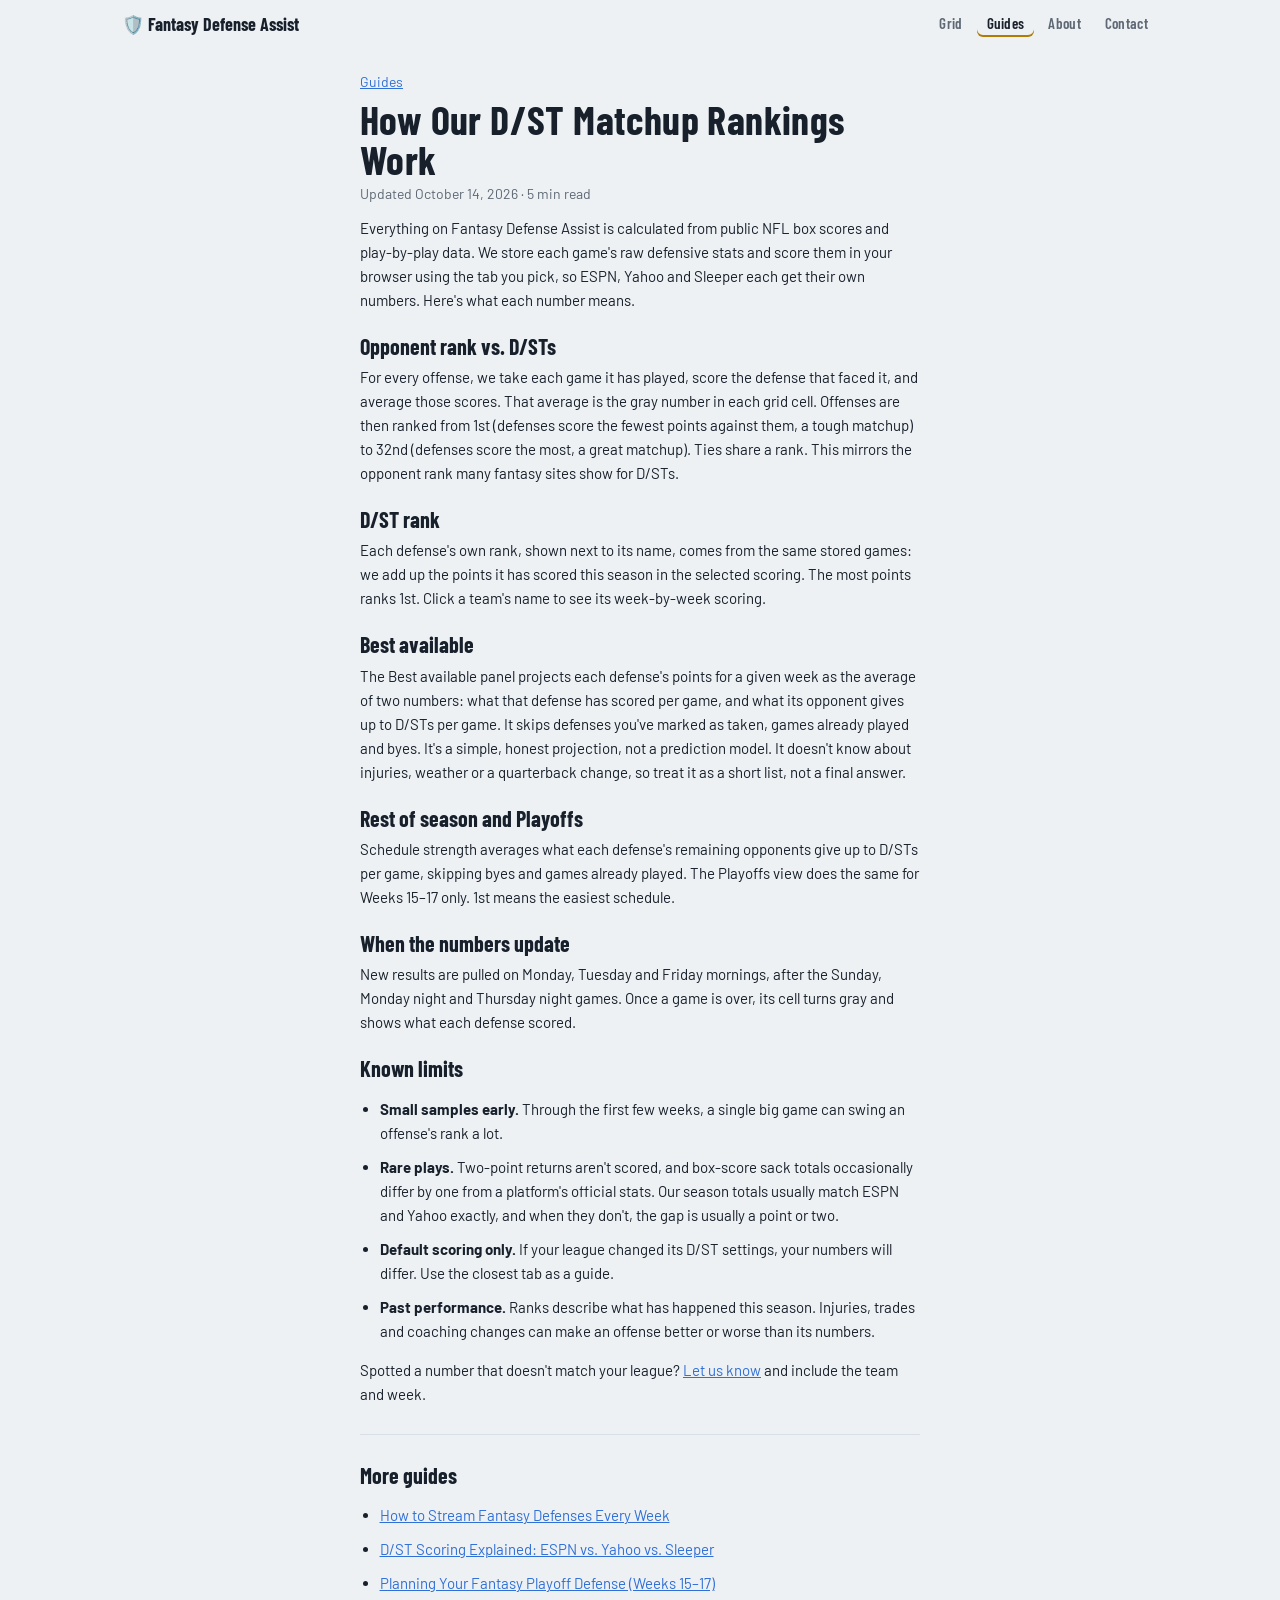
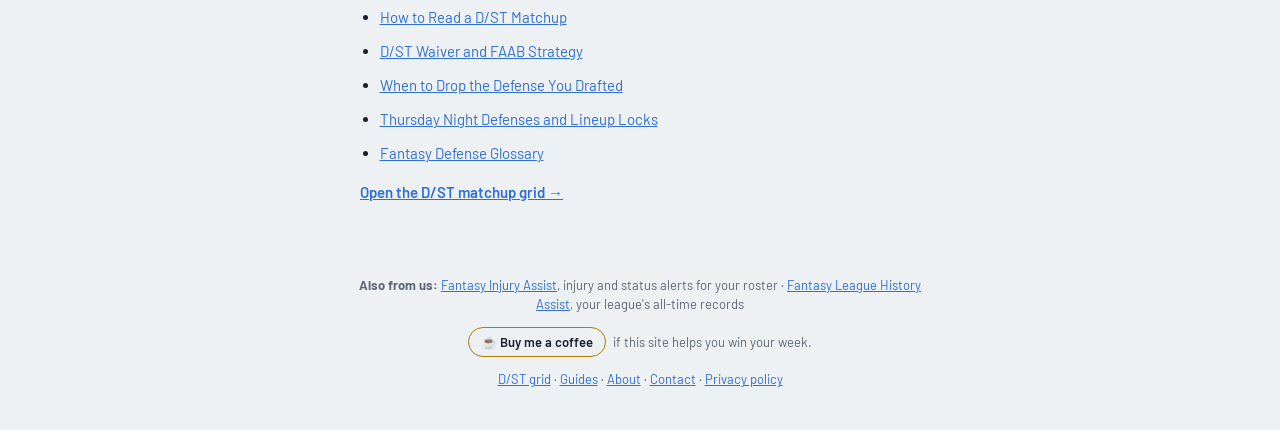
<file: guide-how-rankings-work.html>
<!doctype html>
<html lang="en">
<head>
  <meta charset="utf-8">
  <meta name="viewport" content="width=device-width, initial-scale=1, viewport-fit=cover">
  <title>How Our D/ST Matchup Rankings Work | Fantasy Defense Assist</title>
  <meta name="description" content="The method behind Fantasy Defense Assist: opponent ranks, D/ST ranks, best-available projections and schedule strength, plus their limits.">
  <link rel="canonical" href="https://fantasydefenseassist.com/guide-how-rankings-work.html">
  <meta property="og:title" content="How Our D/ST Matchup Rankings Work">
  <meta property="og:description" content="The method behind Fantasy Defense Assist: opponent ranks, D/ST ranks, best-available projections and schedule strength, plus their limits.">
  <meta property="og:type" content="article">
  <meta property="og:url" content="https://fantasydefenseassist.com/guide-how-rankings-work.html">
  <link rel="icon" href="/favicon.ico" sizes="48x48">
  <link rel="icon" href="/favicon.svg" type="image/svg+xml">
  <link rel="apple-touch-icon" href="/apple-touch-icon.png">
  <link rel="preconnect" href="https://fonts.googleapis.com">
  <link rel="preconnect" href="https://fonts.gstatic.com" crossorigin>
  <link href="https://fonts.googleapis.com/css2?family=Barlow+Condensed:wght@500;600;700&family=Barlow:wght@400;500;600&display=swap" rel="stylesheet">
  <link rel="stylesheet" href="styles.css?v=20">
  <script async src="https://pagead2.googlesyndication.com/pagead/js/adsbygoogle.js?client=ca-pub-5134360334819238" crossorigin="anonymous"></script>
  <script type="application/ld+json">{"@context":"https://schema.org","@type":"Article","headline":"How Our D/ST Matchup Rankings Work","description":"The method behind Fantasy Defense Assist: opponent ranks, D/ST ranks, best-available projections and schedule strength, plus their limits.","dateModified":"2026-10-14","publisher":{"@type":"Organization","name":"Fantasy Defense Assist","url":"https://fantasydefenseassist.com/"}}</script>
</head>
<body>
  <nav class="site-nav" aria-label="Site"><a class="brand" href="./">🛡️ Fantasy Defense Assist</a><span class="nav-links"><a href="./">Grid</a><a href="guides.html" aria-current="page">Guides</a><a href="about.html">About</a><a href="contact.html">Contact</a></span></nav>
  <main class="page article">
    <p class="crumb"><a href="guides.html">Guides</a></p>
    <h1>How Our D/ST Matchup Rankings Work</h1>
    <p class="sub">Updated October 14, 2026 · 5 min read</p>
    <p>
      Everything on Fantasy Defense Assist is calculated from public NFL box scores and play-by-play
      data. We store each game's raw defensive stats and score them in your browser using the tab you
      pick, so ESPN, Yahoo and Sleeper each get their own numbers. Here's what each number means.
    </p>

    <h2>Opponent rank vs. D/STs</h2>
    <p>
      For every offense, we take each game it has played, score the defense that faced it, and
      average those scores. That average is the gray number in each grid cell. Offenses are then ranked
      from 1st (defenses score the fewest points against them, a tough matchup) to 32nd (defenses score
      the most, a great matchup). Ties share a rank. This mirrors the opponent rank many fantasy sites
      show for D/STs.
    </p>

    <h2>D/ST rank</h2>
    <p>
      Each defense's own rank, shown next to its name, comes from the same stored games: we add up the
      points it has scored this season in the selected scoring. The most points ranks 1st. Click a
      team's name to see its week-by-week scoring.
    </p>

    <h2>Best available</h2>
    <p>
      The Best available panel projects each defense's points for a given week as the average of two
      numbers: what that defense has scored per game, and what its opponent gives up to D/STs per game.
      It skips defenses you've marked as taken, games already played and byes. It's a simple, honest
      projection, not a prediction model. It doesn't know about injuries, weather or a quarterback
      change, so treat it as a short list, not a final answer.
    </p>

    <h2>Rest of season and Playoffs</h2>
    <p>
      Schedule strength averages what each defense's remaining opponents give up to D/STs per game,
      skipping byes and games already played. The Playoffs view does the same for Weeks 15–17 only.
      1st means the easiest schedule.
    </p>

    <h2>When the numbers update</h2>
    <p>
      New results are pulled on Monday, Tuesday and Friday mornings, after the Sunday, Monday night and
      Thursday night games. Once a game is over, its cell turns gray and shows what each defense scored.
    </p>

    <h2>Known limits</h2>
    <ul>
      <li><b>Small samples early.</b> Through the first few weeks, a single big game can swing an
        offense's rank a lot.</li>
      <li><b>Rare plays.</b> Two-point returns aren't scored, and box-score sack totals occasionally
        differ by one from a platform's official stats. Our season totals usually match ESPN and Yahoo
        exactly, and when they don't, the gap is usually a point or two.</li>
      <li><b>Default scoring only.</b> If your league changed its D/ST settings, your numbers will
        differ. Use the closest tab as a guide.</li>
      <li><b>Past performance.</b> Ranks describe what has happened this season. Injuries, trades and
        coaching changes can make an offense better or worse than its numbers.</li>
    </ul>
    <p>
      Spotted a number that doesn't match your league? <a href="contact.html">Let us know</a> and
      include the team and week.
    </p>
    <aside class="related">
      <h2>More guides</h2>
      <ul><li><a href="guide-streaming-defenses.html">How to Stream Fantasy Defenses Every Week</a></li><li><a href="guide-dst-scoring.html">D/ST Scoring Explained: ESPN vs. Yahoo vs. Sleeper</a></li><li><a href="guide-playoff-defenses.html">Planning Your Fantasy Playoff Defense (Weeks 15–17)</a></li><li><a href="guide-reading-a-matchup.html">How to Read a D/ST Matchup</a></li><li><a href="guide-dst-waivers-faab.html">D/ST Waiver and FAAB Strategy</a></li><li><a href="guide-drop-drafted-defense.html">When to Drop the Defense You Drafted</a></li><li><a href="guide-thursday-defenses.html">Thursday Night Defenses and Lineup Locks</a></li><li><a href="guide-dst-glossary.html">Fantasy Defense Glossary</a></li></ul>
      <p><a class="cta" href="./">Open the D/ST matchup grid →</a></p>
    </aside>
  </main>
  <footer class="foot">
    <p class="sister">
      <b>Also from us:</b>
      <a href="https://fantasyinjuryassist.com/">Fantasy Injury Assist</a>, injury and status alerts for your roster ·
      <a href="https://fantasyleaguehistoryassist.com/">Fantasy League History Assist</a>, your league's all-time records
    </p>
    <p class="coffee">
      <a href="https://buymeacoffee.com/jrkline1116" target="_blank" rel="noopener">☕ Buy me a coffee</a>
      if this site helps you win your week.
    </p>
    <p class="links"><a href="./">D/ST grid</a> · <a href="guides.html">Guides</a> · <a href="about.html">About</a> · <a href="contact.html">Contact</a> · <a href="privacy.html">Privacy policy</a></p>
  </footer>
</body>
</html>
</file>
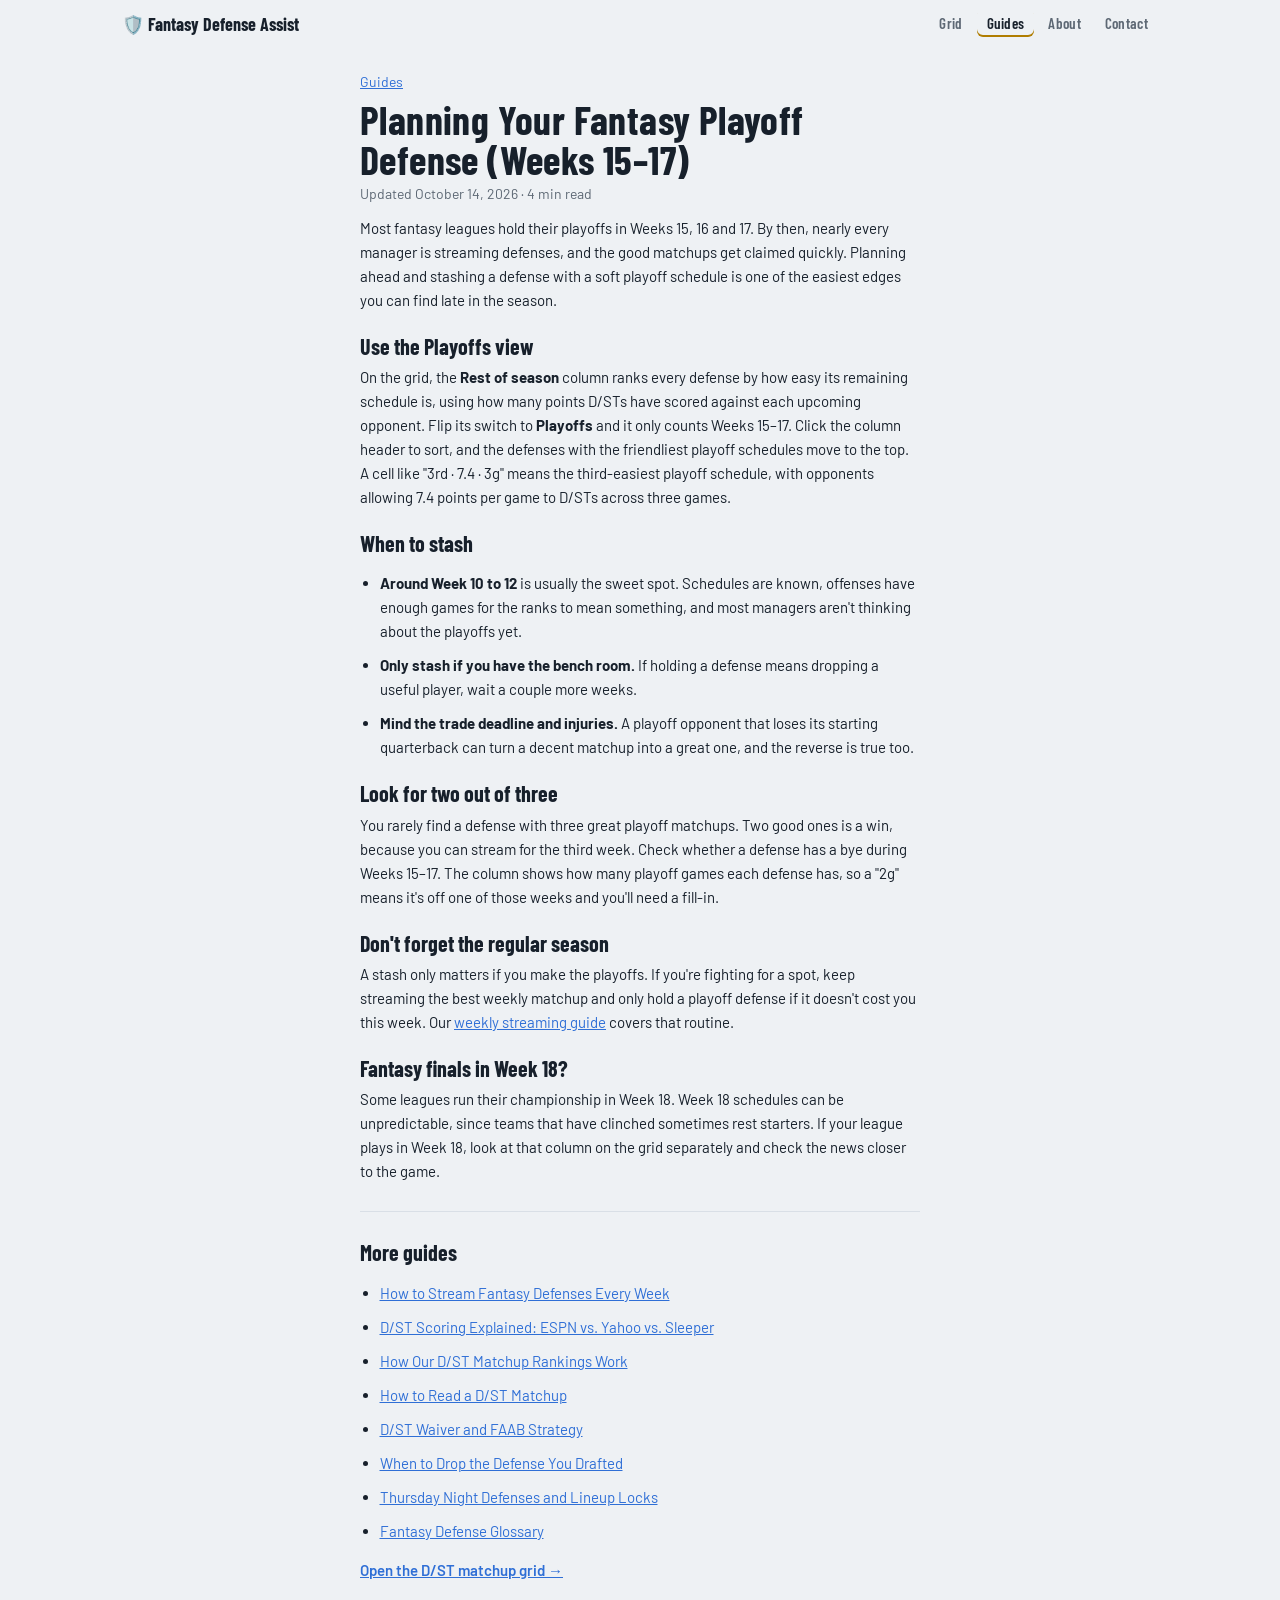
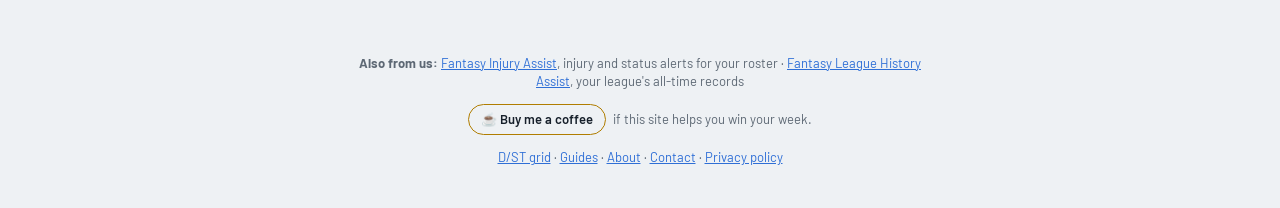
<file: guide-playoff-defenses.html>
<!doctype html>
<html lang="en">
<head>
  <meta charset="utf-8">
  <meta name="viewport" content="width=device-width, initial-scale=1, viewport-fit=cover">
  <title>Planning Your Fantasy Playoff Defense (Weeks 15–17) | Fantasy Defense Assist</title>
  <meta name="description" content="When and how to stash a defense for the fantasy playoffs, using Weeks 15–17 schedule strength.">
  <link rel="canonical" href="https://fantasydefenseassist.com/guide-playoff-defenses.html">
  <meta property="og:title" content="Planning Your Fantasy Playoff Defense (Weeks 15–17)">
  <meta property="og:description" content="When and how to stash a defense for the fantasy playoffs, using Weeks 15–17 schedule strength.">
  <meta property="og:type" content="article">
  <meta property="og:url" content="https://fantasydefenseassist.com/guide-playoff-defenses.html">
  <link rel="icon" href="/favicon.ico" sizes="48x48">
  <link rel="icon" href="/favicon.svg" type="image/svg+xml">
  <link rel="apple-touch-icon" href="/apple-touch-icon.png">
  <link rel="preconnect" href="https://fonts.googleapis.com">
  <link rel="preconnect" href="https://fonts.gstatic.com" crossorigin>
  <link href="https://fonts.googleapis.com/css2?family=Barlow+Condensed:wght@500;600;700&family=Barlow:wght@400;500;600&display=swap" rel="stylesheet">
  <link rel="stylesheet" href="styles.css?v=20">
  <script async src="https://pagead2.googlesyndication.com/pagead/js/adsbygoogle.js?client=ca-pub-5134360334819238" crossorigin="anonymous"></script>
  <script type="application/ld+json">{"@context":"https://schema.org","@type":"Article","headline":"Planning Your Fantasy Playoff Defense (Weeks 15\u201317)","description":"When and how to stash a defense for the fantasy playoffs, using Weeks 15\u201317 schedule strength.","dateModified":"2026-10-14","publisher":{"@type":"Organization","name":"Fantasy Defense Assist","url":"https://fantasydefenseassist.com/"}}</script>
</head>
<body>
  <nav class="site-nav" aria-label="Site"><a class="brand" href="./">🛡️ Fantasy Defense Assist</a><span class="nav-links"><a href="./">Grid</a><a href="guides.html" aria-current="page">Guides</a><a href="about.html">About</a><a href="contact.html">Contact</a></span></nav>
  <main class="page article">
    <p class="crumb"><a href="guides.html">Guides</a></p>
    <h1>Planning Your Fantasy Playoff Defense (Weeks 15–17)</h1>
    <p class="sub">Updated October 14, 2026 · 4 min read</p>
    <p>
      Most fantasy leagues hold their playoffs in Weeks 15, 16 and 17. By then, nearly every manager is
      streaming defenses, and the good matchups get claimed quickly. Planning ahead and stashing a
      defense with a soft playoff schedule is one of the easiest edges you can find late in the season.
    </p>

    <h2>Use the Playoffs view</h2>
    <p>
      On the grid, the <b>Rest of season</b> column ranks every defense by how easy its remaining
      schedule is, using how many points D/STs have scored against each upcoming opponent. Flip its
      switch to <b>Playoffs</b> and it only counts Weeks 15–17. Click the column header to sort, and the
      defenses with the friendliest playoff schedules move to the top. A cell like "3rd · 7.4 · 3g"
      means the third-easiest playoff schedule, with opponents allowing 7.4 points per game to D/STs
      across three games.
    </p>

    <h2>When to stash</h2>
    <ul>
      <li><b>Around Week 10 to 12</b> is usually the sweet spot. Schedules are known, offenses have
        enough games for the ranks to mean something, and most managers aren't thinking about the
        playoffs yet.</li>
      <li><b>Only stash if you have the bench room.</b> If holding a defense means dropping a useful
        player, wait a couple more weeks.</li>
      <li><b>Mind the trade deadline and injuries.</b> A playoff opponent that loses its starting
        quarterback can turn a decent matchup into a great one, and the reverse is true too.</li>
    </ul>

    <h2>Look for two out of three</h2>
    <p>
      You rarely find a defense with three great playoff matchups. Two good ones is a win, because you
      can stream for the third week. Check whether a defense has a bye during Weeks 15–17. The column
      shows how many playoff games each defense has, so a "2g" means it's off one of those weeks and
      you'll need a fill-in.
    </p>

    <h2>Don't forget the regular season</h2>
    <p>
      A stash only matters if you make the playoffs. If you're fighting for a spot, keep streaming the
      best weekly matchup and only hold a playoff defense if it doesn't cost you this week. Our
      <a href="guide-streaming-defenses.html">weekly streaming guide</a> covers that routine.
    </p>

    <h2>Fantasy finals in Week 18?</h2>
    <p>
      Some leagues run their championship in Week 18. Week 18 schedules can be unpredictable, since
      teams that have clinched sometimes rest starters. If your league plays in Week 18, look at that
      column on the grid separately and check the news closer to the game.
    </p>
    <aside class="related">
      <h2>More guides</h2>
      <ul><li><a href="guide-streaming-defenses.html">How to Stream Fantasy Defenses Every Week</a></li><li><a href="guide-dst-scoring.html">D/ST Scoring Explained: ESPN vs. Yahoo vs. Sleeper</a></li><li><a href="guide-how-rankings-work.html">How Our D/ST Matchup Rankings Work</a></li><li><a href="guide-reading-a-matchup.html">How to Read a D/ST Matchup</a></li><li><a href="guide-dst-waivers-faab.html">D/ST Waiver and FAAB Strategy</a></li><li><a href="guide-drop-drafted-defense.html">When to Drop the Defense You Drafted</a></li><li><a href="guide-thursday-defenses.html">Thursday Night Defenses and Lineup Locks</a></li><li><a href="guide-dst-glossary.html">Fantasy Defense Glossary</a></li></ul>
      <p><a class="cta" href="./">Open the D/ST matchup grid →</a></p>
    </aside>
  </main>
  <footer class="foot">
    <p class="sister">
      <b>Also from us:</b>
      <a href="https://fantasyinjuryassist.com/">Fantasy Injury Assist</a>, injury and status alerts for your roster ·
      <a href="https://fantasyleaguehistoryassist.com/">Fantasy League History Assist</a>, your league's all-time records
    </p>
    <p class="coffee">
      <a href="https://buymeacoffee.com/jrkline1116" target="_blank" rel="noopener">☕ Buy me a coffee</a>
      if this site helps you win your week.
    </p>
    <p class="links"><a href="./">D/ST grid</a> · <a href="guides.html">Guides</a> · <a href="about.html">About</a> · <a href="contact.html">Contact</a> · <a href="privacy.html">Privacy policy</a></p>
  </footer>
</body>
</html>
</file>
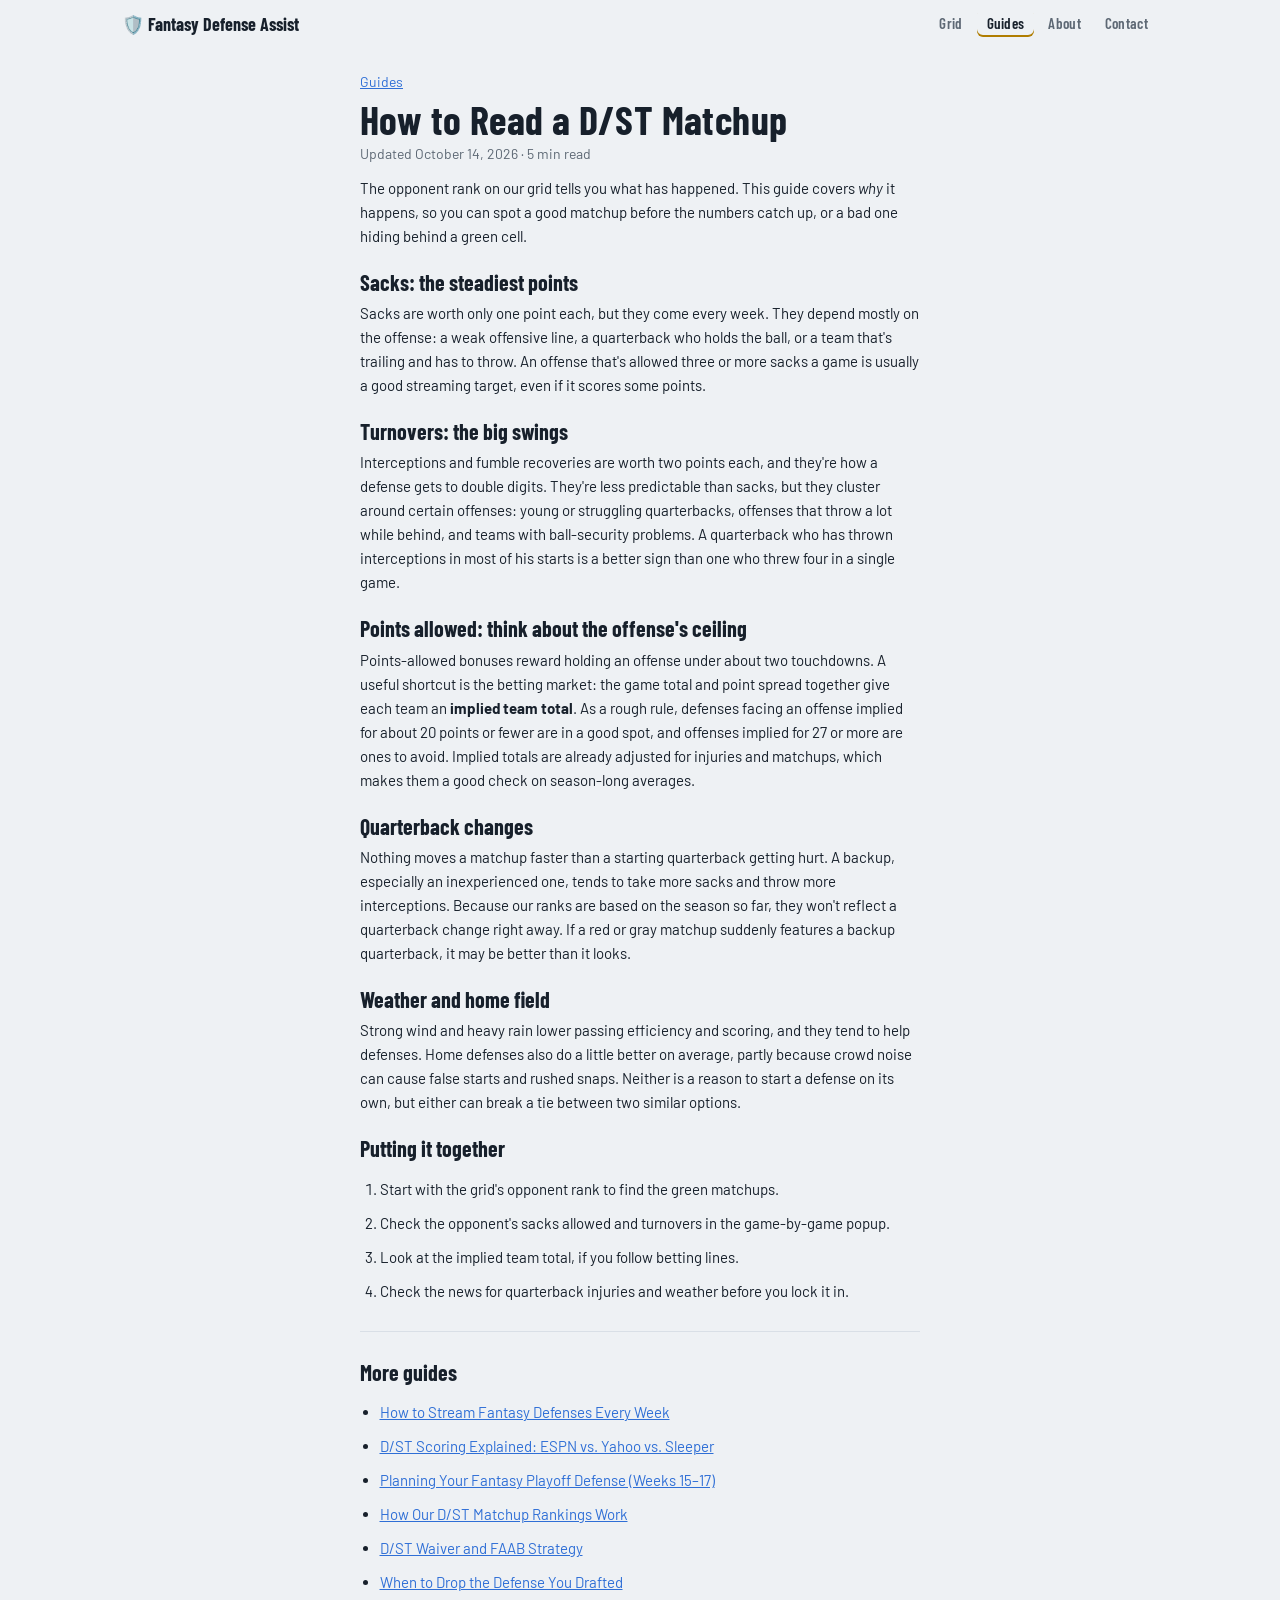
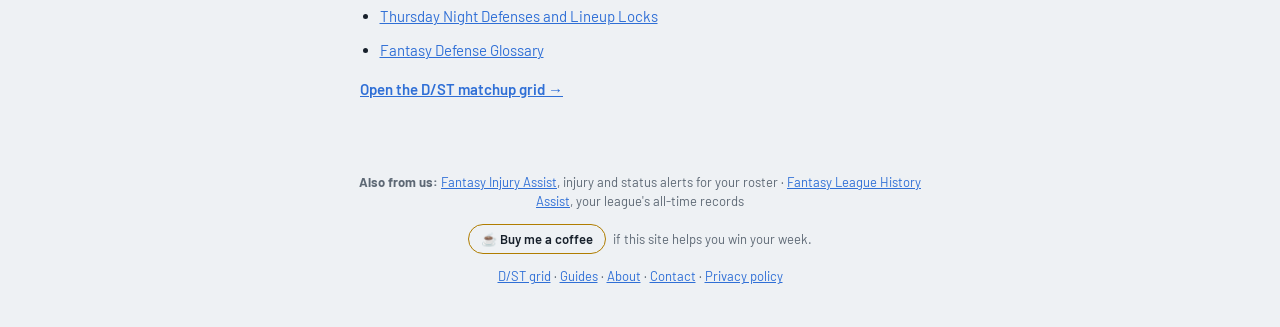
<file: guide-reading-a-matchup.html>
<!doctype html>
<html lang="en">
<head>
  <meta charset="utf-8">
  <meta name="viewport" content="width=device-width, initial-scale=1, viewport-fit=cover">
  <title>How to Read a D/ST Matchup | Fantasy Defense Assist</title>
  <meta name="description" content="What actually drives fantasy defense points: sacks and pressure, turnover-prone quarterbacks, implied team totals, weather and quarterback changes.">
  <link rel="canonical" href="https://fantasydefenseassist.com/guide-reading-a-matchup.html">
  <meta property="og:title" content="How to Read a D/ST Matchup">
  <meta property="og:description" content="What actually drives fantasy defense points: sacks and pressure, turnover-prone quarterbacks, implied team totals, weather and quarterback changes.">
  <meta property="og:type" content="article">
  <meta property="og:url" content="https://fantasydefenseassist.com/guide-reading-a-matchup.html">
  <link rel="icon" href="/favicon.ico" sizes="48x48">
  <link rel="icon" href="/favicon.svg" type="image/svg+xml">
  <link rel="apple-touch-icon" href="/apple-touch-icon.png">
  <link rel="preconnect" href="https://fonts.googleapis.com">
  <link rel="preconnect" href="https://fonts.gstatic.com" crossorigin>
  <link href="https://fonts.googleapis.com/css2?family=Barlow+Condensed:wght@500;600;700&family=Barlow:wght@400;500;600&display=swap" rel="stylesheet">
  <link rel="stylesheet" href="styles.css?v=20">
  <script async src="https://pagead2.googlesyndication.com/pagead/js/adsbygoogle.js?client=ca-pub-5134360334819238" crossorigin="anonymous"></script>
  <script type="application/ld+json">{"@context":"https://schema.org","@type":"Article","headline":"How to Read a D/ST Matchup","description":"What actually drives fantasy defense points: sacks and pressure, turnover-prone quarterbacks, implied team totals, weather and quarterback changes.","dateModified":"2026-10-14","publisher":{"@type":"Organization","name":"Fantasy Defense Assist","url":"https://fantasydefenseassist.com/"}}</script>
</head>
<body>
  <nav class="site-nav" aria-label="Site"><a class="brand" href="./">🛡️ Fantasy Defense Assist</a><span class="nav-links"><a href="./">Grid</a><a href="guides.html" aria-current="page">Guides</a><a href="about.html">About</a><a href="contact.html">Contact</a></span></nav>
  <main class="page article">
    <p class="crumb"><a href="guides.html">Guides</a></p>
    <h1>How to Read a D/ST Matchup</h1>
    <p class="sub">Updated October 14, 2026 · 5 min read</p>
    <p>
      The opponent rank on our grid tells you what has happened. This guide covers <em>why</em> it
      happens, so you can spot a good matchup before the numbers catch up, or a bad one hiding behind
      a green cell.
    </p>

    <h2>Sacks: the steadiest points</h2>
    <p>
      Sacks are worth only one point each, but they come every week. They depend mostly on the offense:
      a weak offensive line, a quarterback who holds the ball, or a team that's trailing and has to
      throw. An offense that's allowed three or more sacks a game is usually a good streaming target,
      even if it scores some points.
    </p>

    <h2>Turnovers: the big swings</h2>
    <p>
      Interceptions and fumble recoveries are worth two points each, and they're how a defense gets to
      double digits. They're less predictable than sacks, but they cluster around certain offenses:
      young or struggling quarterbacks, offenses that throw a lot while behind, and teams with
      ball-security problems. A quarterback who has thrown interceptions in most of his starts is a
      better sign than one who threw four in a single game.
    </p>

    <h2>Points allowed: think about the offense's ceiling</h2>
    <p>
      Points-allowed bonuses reward holding an offense under about two touchdowns. A useful shortcut is
      the betting market: the game total and point spread together give each team an <b>implied team
      total</b>. As a rough rule, defenses facing an offense implied for about 20 points or fewer are in
      a good spot, and offenses implied for 27 or more are ones to avoid. Implied totals are already
      adjusted for injuries and matchups, which makes them a good check on season-long averages.
    </p>

    <h2>Quarterback changes</h2>
    <p>
      Nothing moves a matchup faster than a starting quarterback getting hurt. A backup, especially an
      inexperienced one, tends to take more sacks and throw more interceptions. Because our ranks are
      based on the season so far, they won't reflect a quarterback change right away. If a red or gray
      matchup suddenly features a backup quarterback, it may be better than it looks.
    </p>

    <h2>Weather and home field</h2>
    <p>
      Strong wind and heavy rain lower passing efficiency and scoring, and they tend to help defenses.
      Home defenses also do a little better on average, partly because crowd noise can cause false
      starts and rushed snaps. Neither is a reason to start a defense on its own, but either can break a
      tie between two similar options.
    </p>

    <h2>Putting it together</h2>
    <ol>
      <li>Start with the grid's opponent rank to find the green matchups.</li>
      <li>Check the opponent's sacks allowed and turnovers in the game-by-game popup.</li>
      <li>Look at the implied team total, if you follow betting lines.</li>
      <li>Check the news for quarterback injuries and weather before you lock it in.</li>
    </ol>
    <aside class="related">
      <h2>More guides</h2>
      <ul><li><a href="guide-streaming-defenses.html">How to Stream Fantasy Defenses Every Week</a></li><li><a href="guide-dst-scoring.html">D/ST Scoring Explained: ESPN vs. Yahoo vs. Sleeper</a></li><li><a href="guide-playoff-defenses.html">Planning Your Fantasy Playoff Defense (Weeks 15–17)</a></li><li><a href="guide-how-rankings-work.html">How Our D/ST Matchup Rankings Work</a></li><li><a href="guide-dst-waivers-faab.html">D/ST Waiver and FAAB Strategy</a></li><li><a href="guide-drop-drafted-defense.html">When to Drop the Defense You Drafted</a></li><li><a href="guide-thursday-defenses.html">Thursday Night Defenses and Lineup Locks</a></li><li><a href="guide-dst-glossary.html">Fantasy Defense Glossary</a></li></ul>
      <p><a class="cta" href="./">Open the D/ST matchup grid →</a></p>
    </aside>
  </main>
  <footer class="foot">
    <p class="sister">
      <b>Also from us:</b>
      <a href="https://fantasyinjuryassist.com/">Fantasy Injury Assist</a>, injury and status alerts for your roster ·
      <a href="https://fantasyleaguehistoryassist.com/">Fantasy League History Assist</a>, your league's all-time records
    </p>
    <p class="coffee">
      <a href="https://buymeacoffee.com/jrkline1116" target="_blank" rel="noopener">☕ Buy me a coffee</a>
      if this site helps you win your week.
    </p>
    <p class="links"><a href="./">D/ST grid</a> · <a href="guides.html">Guides</a> · <a href="about.html">About</a> · <a href="contact.html">Contact</a> · <a href="privacy.html">Privacy policy</a></p>
  </footer>
</body>
</html>
</file>
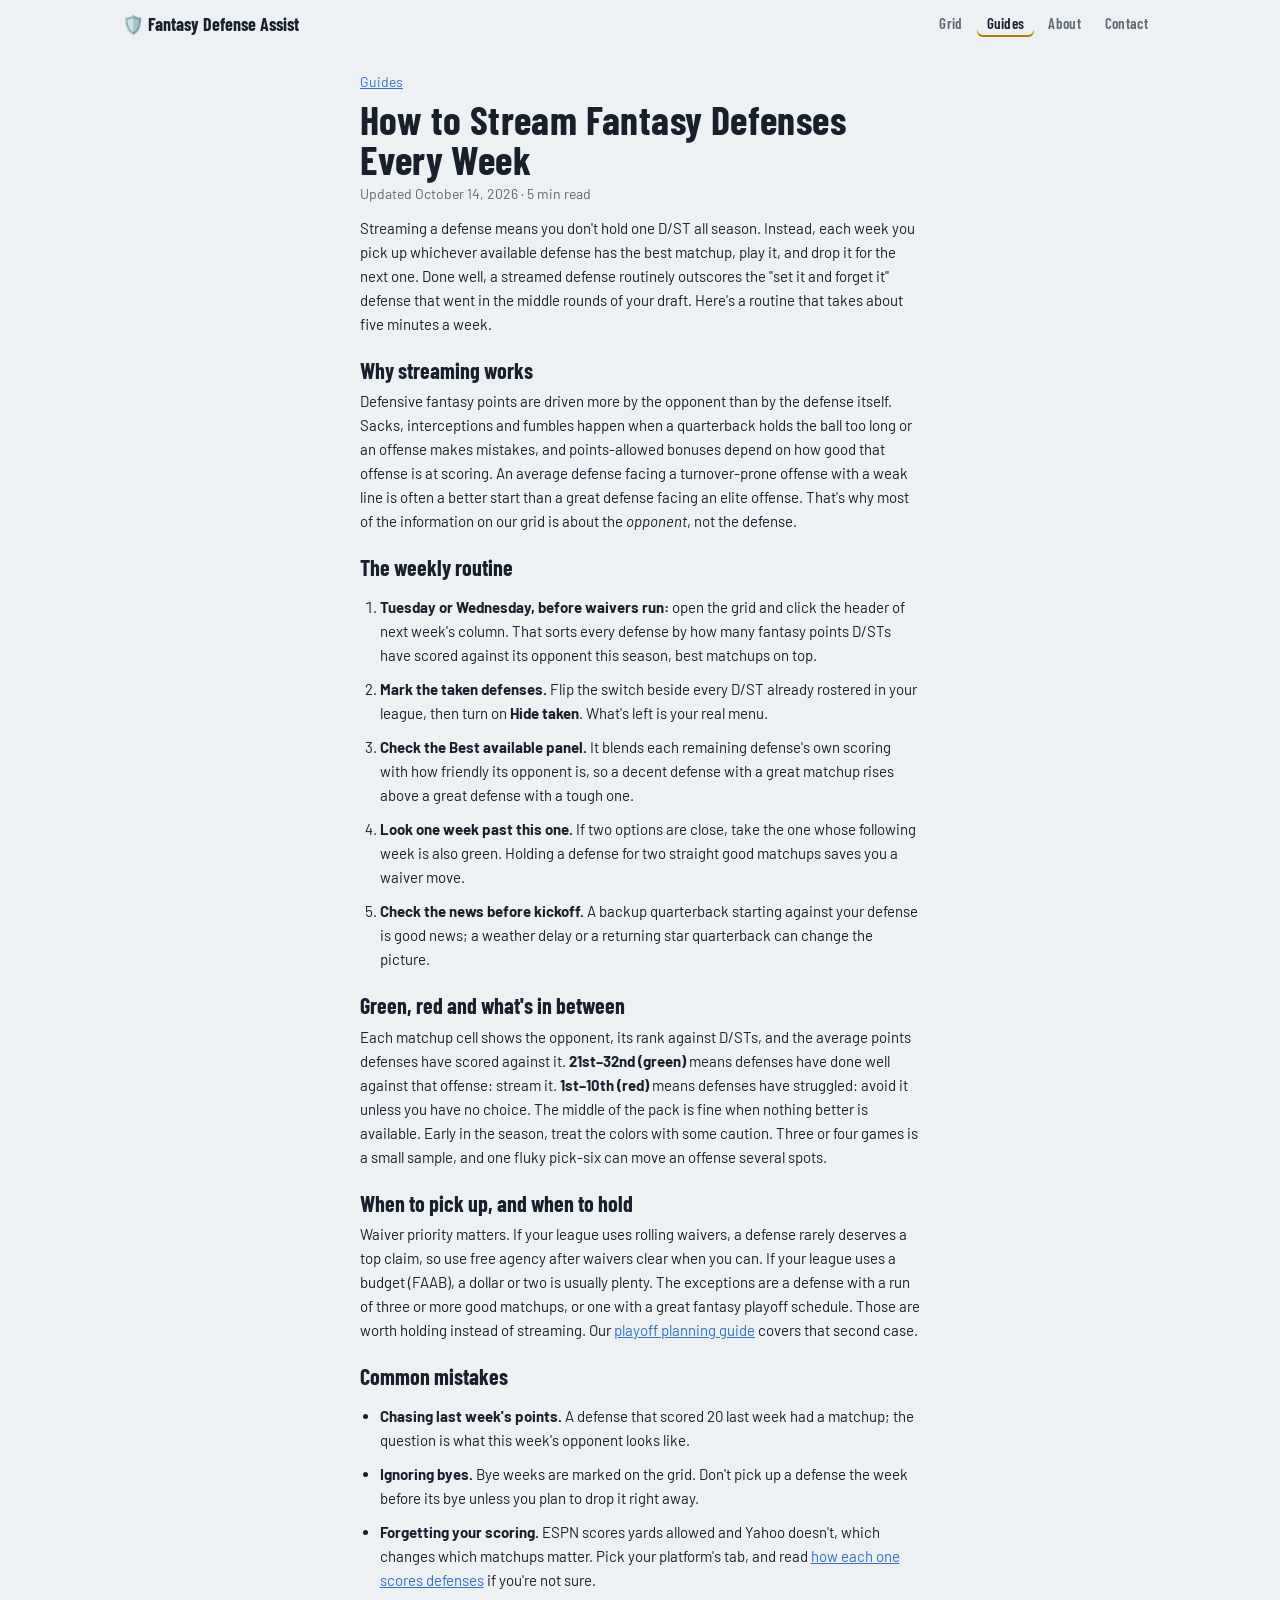
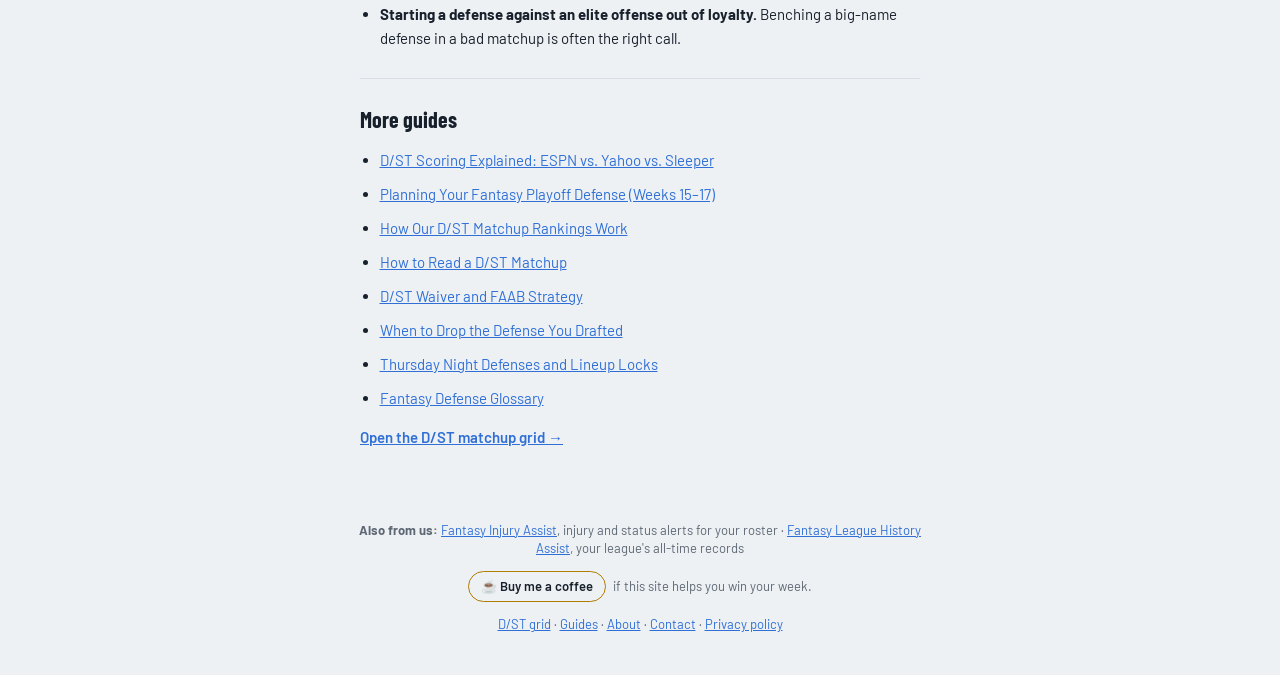
<file: guide-streaming-defenses.html>
<!doctype html>
<html lang="en">
<head>
  <meta charset="utf-8">
  <meta name="viewport" content="width=device-width, initial-scale=1, viewport-fit=cover">
  <title>How to Stream Fantasy Defenses Every Week | Fantasy Defense Assist</title>
  <meta name="description" content="A simple weekly routine for streaming D/STs: what to look for, when to grab a defense, and how far ahead to plan.">
  <link rel="canonical" href="https://fantasydefenseassist.com/guide-streaming-defenses.html">
  <meta property="og:title" content="How to Stream Fantasy Defenses Every Week">
  <meta property="og:description" content="A simple weekly routine for streaming D/STs: what to look for, when to grab a defense, and how far ahead to plan.">
  <meta property="og:type" content="article">
  <meta property="og:url" content="https://fantasydefenseassist.com/guide-streaming-defenses.html">
  <link rel="icon" href="/favicon.ico" sizes="48x48">
  <link rel="icon" href="/favicon.svg" type="image/svg+xml">
  <link rel="apple-touch-icon" href="/apple-touch-icon.png">
  <link rel="preconnect" href="https://fonts.googleapis.com">
  <link rel="preconnect" href="https://fonts.gstatic.com" crossorigin>
  <link href="https://fonts.googleapis.com/css2?family=Barlow+Condensed:wght@500;600;700&family=Barlow:wght@400;500;600&display=swap" rel="stylesheet">
  <link rel="stylesheet" href="styles.css?v=20">
  <script async src="https://pagead2.googlesyndication.com/pagead/js/adsbygoogle.js?client=ca-pub-5134360334819238" crossorigin="anonymous"></script>
  <script type="application/ld+json">{"@context":"https://schema.org","@type":"Article","headline":"How to Stream Fantasy Defenses Every Week","description":"A simple weekly routine for streaming D/STs: what to look for, when to grab a defense, and how far ahead to plan.","dateModified":"2026-10-14","publisher":{"@type":"Organization","name":"Fantasy Defense Assist","url":"https://fantasydefenseassist.com/"}}</script>
</head>
<body>
  <nav class="site-nav" aria-label="Site"><a class="brand" href="./">🛡️ Fantasy Defense Assist</a><span class="nav-links"><a href="./">Grid</a><a href="guides.html" aria-current="page">Guides</a><a href="about.html">About</a><a href="contact.html">Contact</a></span></nav>
  <main class="page article">
    <p class="crumb"><a href="guides.html">Guides</a></p>
    <h1>How to Stream Fantasy Defenses Every Week</h1>
    <p class="sub">Updated October 14, 2026 · 5 min read</p>
    <p>
      Streaming a defense means you don't hold one D/ST all season. Instead, each week you pick up
      whichever available defense has the best matchup, play it, and drop it for the next one. Done
      well, a streamed defense routinely outscores the "set it and forget it" defense that went in the
      middle rounds of your draft. Here's a routine that takes about five minutes a week.
    </p>

    <h2>Why streaming works</h2>
    <p>
      Defensive fantasy points are driven more by the opponent than by the defense itself. Sacks,
      interceptions and fumbles happen when a quarterback holds the ball too long or an offense makes
      mistakes, and points-allowed bonuses depend on how good that offense is at scoring. An average
      defense facing a turnover-prone offense with a weak line is often a better start than a great
      defense facing an elite offense. That's why most of the information on our grid is about the
      <em>opponent</em>, not the defense.
    </p>

    <h2>The weekly routine</h2>
    <ol>
      <li>
        <b>Tuesday or Wednesday, before waivers run:</b> open the grid and click the header of next
        week's column. That sorts every defense by how many fantasy points D/STs have scored against its
        opponent this season, best matchups on top.
      </li>
      <li>
        <b>Mark the taken defenses.</b> Flip the switch beside every D/ST already rostered in your
        league, then turn on <b>Hide taken</b>. What's left is your real menu.
      </li>
      <li>
        <b>Check the Best available panel.</b> It blends each remaining defense's own scoring with how
        friendly its opponent is, so a decent defense with a great matchup rises above a great defense
        with a tough one.
      </li>
      <li>
        <b>Look one week past this one.</b> If two options are close, take the one whose following week
        is also green. Holding a defense for two straight good matchups saves you a waiver move.
      </li>
      <li>
        <b>Check the news before kickoff.</b> A backup quarterback starting against your defense is
        good news; a weather delay or a returning star quarterback can change the picture.
      </li>
    </ol>

    <h2>Green, red and what's in between</h2>
    <p>
      Each matchup cell shows the opponent, its rank against D/STs, and the average points defenses have
      scored against it. <b>21st–32nd (green)</b> means defenses have done well against that offense:
      stream it. <b>1st–10th (red)</b> means defenses have struggled: avoid it unless you have no
      choice. The middle of the pack is fine when nothing better is available. Early in the season,
      treat the colors with some caution. Three or four games is a small sample, and one fluky
      pick-six can move an offense several spots.
    </p>

    <h2>When to pick up, and when to hold</h2>
    <p>
      Waiver priority matters. If your league uses rolling waivers, a defense rarely deserves a top
      claim, so use free agency after waivers clear when you can. If your league uses a budget (FAAB),
      a dollar or two is usually plenty. The exceptions are a defense with a run of three or more good
      matchups, or one with a great fantasy playoff schedule. Those are worth holding instead of
      streaming. Our <a href="guide-playoff-defenses.html">playoff planning guide</a> covers that
      second case.
    </p>

    <h2>Common mistakes</h2>
    <ul>
      <li><b>Chasing last week's points.</b> A defense that scored 20 last week had a matchup; the
        question is what this week's opponent looks like.</li>
      <li><b>Ignoring byes.</b> Bye weeks are marked on the grid. Don't pick up a defense the week before
        its bye unless you plan to drop it right away.</li>
      <li><b>Forgetting your scoring.</b> ESPN scores yards allowed and Yahoo doesn't, which changes
        which matchups matter. Pick your platform's tab, and read
        <a href="guide-dst-scoring.html">how each one scores defenses</a> if you're not sure.</li>
      <li><b>Starting a defense against an elite offense out of loyalty.</b> Benching a big-name
        defense in a bad matchup is often the right call.</li>
    </ul>
    <aside class="related">
      <h2>More guides</h2>
      <ul><li><a href="guide-dst-scoring.html">D/ST Scoring Explained: ESPN vs. Yahoo vs. Sleeper</a></li><li><a href="guide-playoff-defenses.html">Planning Your Fantasy Playoff Defense (Weeks 15–17)</a></li><li><a href="guide-how-rankings-work.html">How Our D/ST Matchup Rankings Work</a></li><li><a href="guide-reading-a-matchup.html">How to Read a D/ST Matchup</a></li><li><a href="guide-dst-waivers-faab.html">D/ST Waiver and FAAB Strategy</a></li><li><a href="guide-drop-drafted-defense.html">When to Drop the Defense You Drafted</a></li><li><a href="guide-thursday-defenses.html">Thursday Night Defenses and Lineup Locks</a></li><li><a href="guide-dst-glossary.html">Fantasy Defense Glossary</a></li></ul>
      <p><a class="cta" href="./">Open the D/ST matchup grid →</a></p>
    </aside>
  </main>
  <footer class="foot">
    <p class="sister">
      <b>Also from us:</b>
      <a href="https://fantasyinjuryassist.com/">Fantasy Injury Assist</a>, injury and status alerts for your roster ·
      <a href="https://fantasyleaguehistoryassist.com/">Fantasy League History Assist</a>, your league's all-time records
    </p>
    <p class="coffee">
      <a href="https://buymeacoffee.com/jrkline1116" target="_blank" rel="noopener">☕ Buy me a coffee</a>
      if this site helps you win your week.
    </p>
    <p class="links"><a href="./">D/ST grid</a> · <a href="guides.html">Guides</a> · <a href="about.html">About</a> · <a href="contact.html">Contact</a> · <a href="privacy.html">Privacy policy</a></p>
  </footer>
</body>
</html>
</file>
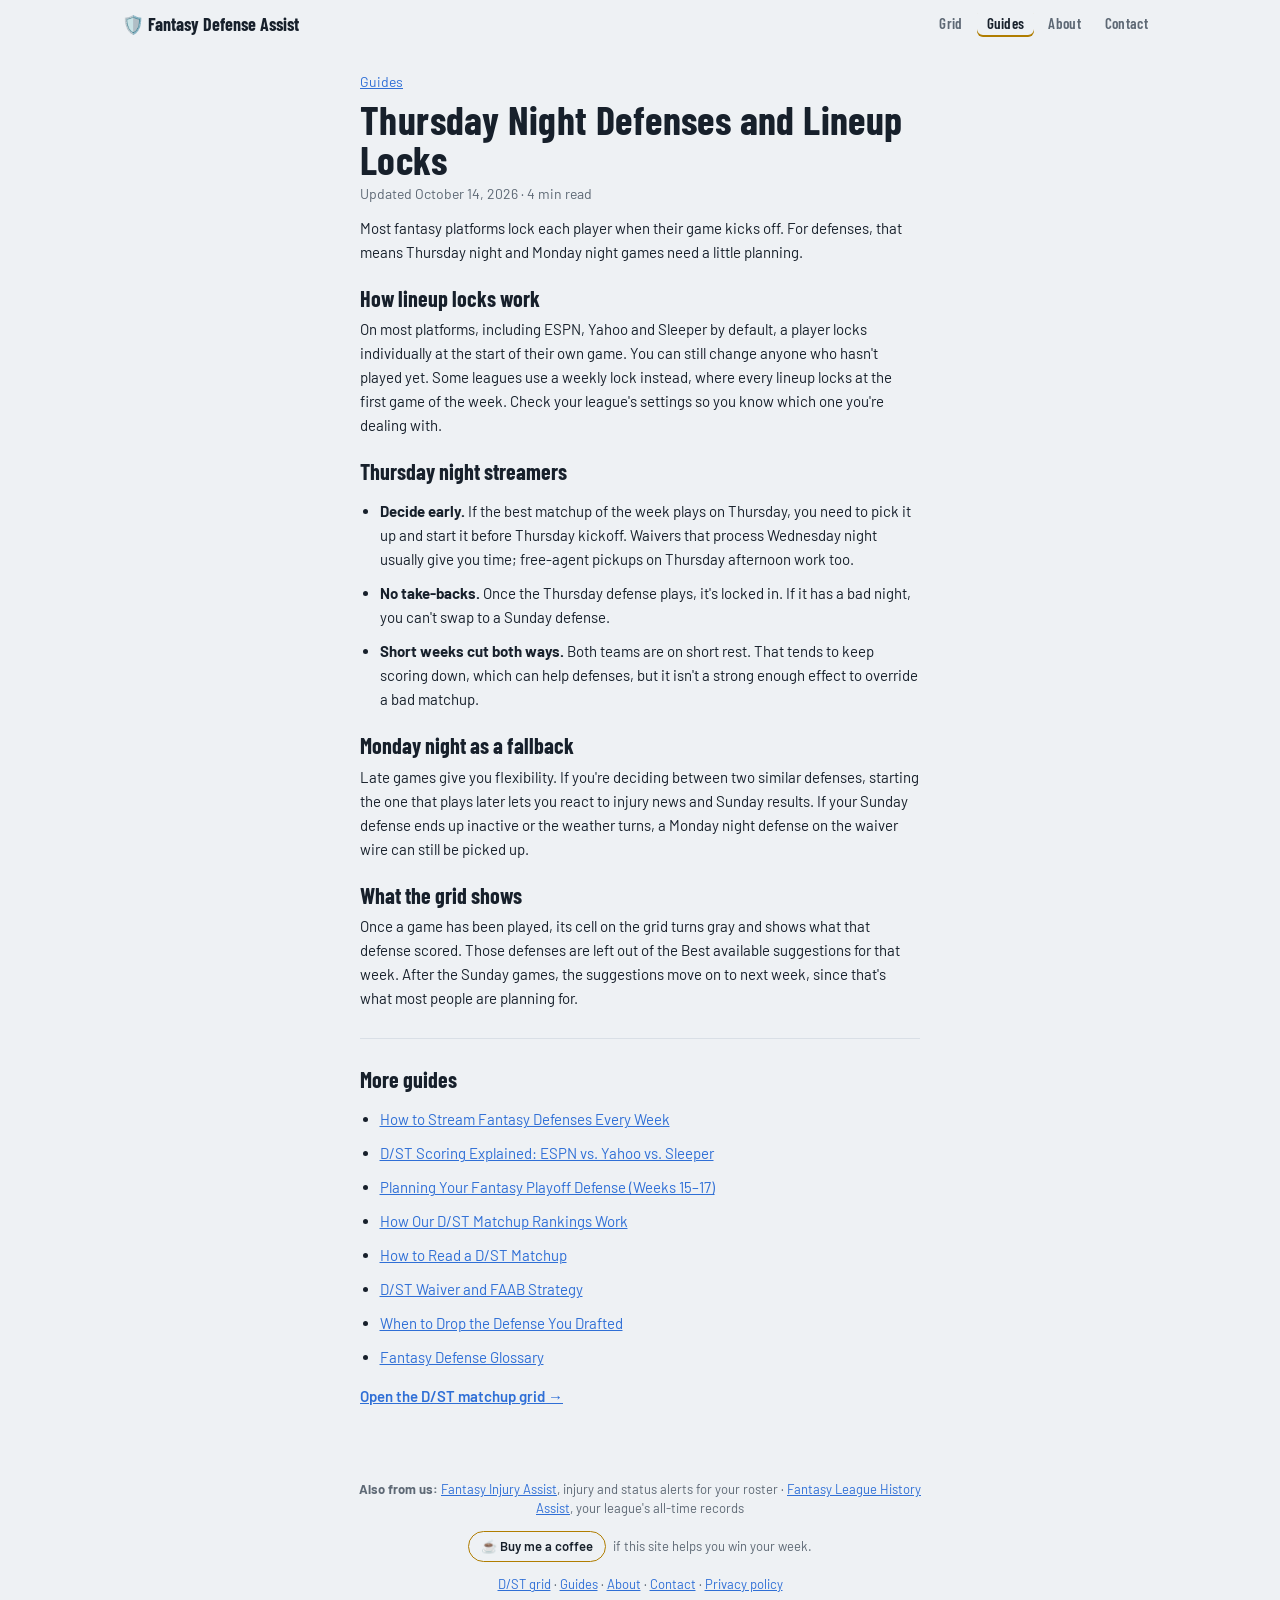
<file: guide-thursday-defenses.html>
<!doctype html>
<html lang="en">
<head>
  <meta charset="utf-8">
  <meta name="viewport" content="width=device-width, initial-scale=1, viewport-fit=cover">
  <title>Thursday Night Defenses and Lineup Locks | Fantasy Defense Assist</title>
  <meta name="description" content="How lineup locks work for D/STs, how to plan around Thursday and Monday night games, and when to make late swaps.">
  <link rel="canonical" href="https://fantasydefenseassist.com/guide-thursday-defenses.html">
  <meta property="og:title" content="Thursday Night Defenses and Lineup Locks">
  <meta property="og:description" content="How lineup locks work for D/STs, how to plan around Thursday and Monday night games, and when to make late swaps.">
  <meta property="og:type" content="article">
  <meta property="og:url" content="https://fantasydefenseassist.com/guide-thursday-defenses.html">
  <link rel="icon" href="/favicon.ico" sizes="48x48">
  <link rel="icon" href="/favicon.svg" type="image/svg+xml">
  <link rel="apple-touch-icon" href="/apple-touch-icon.png">
  <link rel="preconnect" href="https://fonts.googleapis.com">
  <link rel="preconnect" href="https://fonts.gstatic.com" crossorigin>
  <link href="https://fonts.googleapis.com/css2?family=Barlow+Condensed:wght@500;600;700&family=Barlow:wght@400;500;600&display=swap" rel="stylesheet">
  <link rel="stylesheet" href="styles.css?v=20">
  <script async src="https://pagead2.googlesyndication.com/pagead/js/adsbygoogle.js?client=ca-pub-5134360334819238" crossorigin="anonymous"></script>
  <script type="application/ld+json">{"@context":"https://schema.org","@type":"Article","headline":"Thursday Night Defenses and Lineup Locks","description":"How lineup locks work for D/STs, how to plan around Thursday and Monday night games, and when to make late swaps.","dateModified":"2026-10-14","publisher":{"@type":"Organization","name":"Fantasy Defense Assist","url":"https://fantasydefenseassist.com/"}}</script>
</head>
<body>
  <nav class="site-nav" aria-label="Site"><a class="brand" href="./">🛡️ Fantasy Defense Assist</a><span class="nav-links"><a href="./">Grid</a><a href="guides.html" aria-current="page">Guides</a><a href="about.html">About</a><a href="contact.html">Contact</a></span></nav>
  <main class="page article">
    <p class="crumb"><a href="guides.html">Guides</a></p>
    <h1>Thursday Night Defenses and Lineup Locks</h1>
    <p class="sub">Updated October 14, 2026 · 4 min read</p>
    <p>
      Most fantasy platforms lock each player when their game kicks off. For defenses, that means
      Thursday night and Monday night games need a little planning.
    </p>

    <h2>How lineup locks work</h2>
    <p>
      On most platforms, including ESPN, Yahoo and Sleeper by default, a player locks individually at
      the start of their own game. You can still change anyone who hasn't played yet. Some leagues use a
      weekly lock instead, where every lineup locks at the first game of the week. Check your league's
      settings so you know which one you're dealing with.
    </p>

    <h2>Thursday night streamers</h2>
    <ul>
      <li><b>Decide early.</b> If the best matchup of the week plays on Thursday, you need to pick it
        up and start it before Thursday kickoff. Waivers that process Wednesday night usually give you
        time; free-agent pickups on Thursday afternoon work too.</li>
      <li><b>No take-backs.</b> Once the Thursday defense plays, it's locked in. If it has a bad night,
        you can't swap to a Sunday defense.</li>
      <li><b>Short weeks cut both ways.</b> Both teams are on short rest. That tends to keep scoring
        down, which can help defenses, but it isn't a strong enough effect to override a bad
        matchup.</li>
    </ul>

    <h2>Monday night as a fallback</h2>
    <p>
      Late games give you flexibility. If you're deciding between two similar defenses, starting the one
      that plays later lets you react to injury news and Sunday results. If your Sunday defense ends up
      inactive or the weather turns, a Monday night defense on the waiver wire can still be picked up.
    </p>

    <h2>What the grid shows</h2>
    <p>
      Once a game has been played, its cell on the grid turns gray and shows what that defense scored.
      Those defenses are left out of the Best available suggestions for that week. After the Sunday
      games, the suggestions move on to next week, since that's what most people are planning for.
    </p>
    <aside class="related">
      <h2>More guides</h2>
      <ul><li><a href="guide-streaming-defenses.html">How to Stream Fantasy Defenses Every Week</a></li><li><a href="guide-dst-scoring.html">D/ST Scoring Explained: ESPN vs. Yahoo vs. Sleeper</a></li><li><a href="guide-playoff-defenses.html">Planning Your Fantasy Playoff Defense (Weeks 15–17)</a></li><li><a href="guide-how-rankings-work.html">How Our D/ST Matchup Rankings Work</a></li><li><a href="guide-reading-a-matchup.html">How to Read a D/ST Matchup</a></li><li><a href="guide-dst-waivers-faab.html">D/ST Waiver and FAAB Strategy</a></li><li><a href="guide-drop-drafted-defense.html">When to Drop the Defense You Drafted</a></li><li><a href="guide-dst-glossary.html">Fantasy Defense Glossary</a></li></ul>
      <p><a class="cta" href="./">Open the D/ST matchup grid →</a></p>
    </aside>
  </main>
  <footer class="foot">
    <p class="sister">
      <b>Also from us:</b>
      <a href="https://fantasyinjuryassist.com/">Fantasy Injury Assist</a>, injury and status alerts for your roster ·
      <a href="https://fantasyleaguehistoryassist.com/">Fantasy League History Assist</a>, your league's all-time records
    </p>
    <p class="coffee">
      <a href="https://buymeacoffee.com/jrkline1116" target="_blank" rel="noopener">☕ Buy me a coffee</a>
      if this site helps you win your week.
    </p>
    <p class="links"><a href="./">D/ST grid</a> · <a href="guides.html">Guides</a> · <a href="about.html">About</a> · <a href="contact.html">Contact</a> · <a href="privacy.html">Privacy policy</a></p>
  </footer>
</body>
</html>
</file>
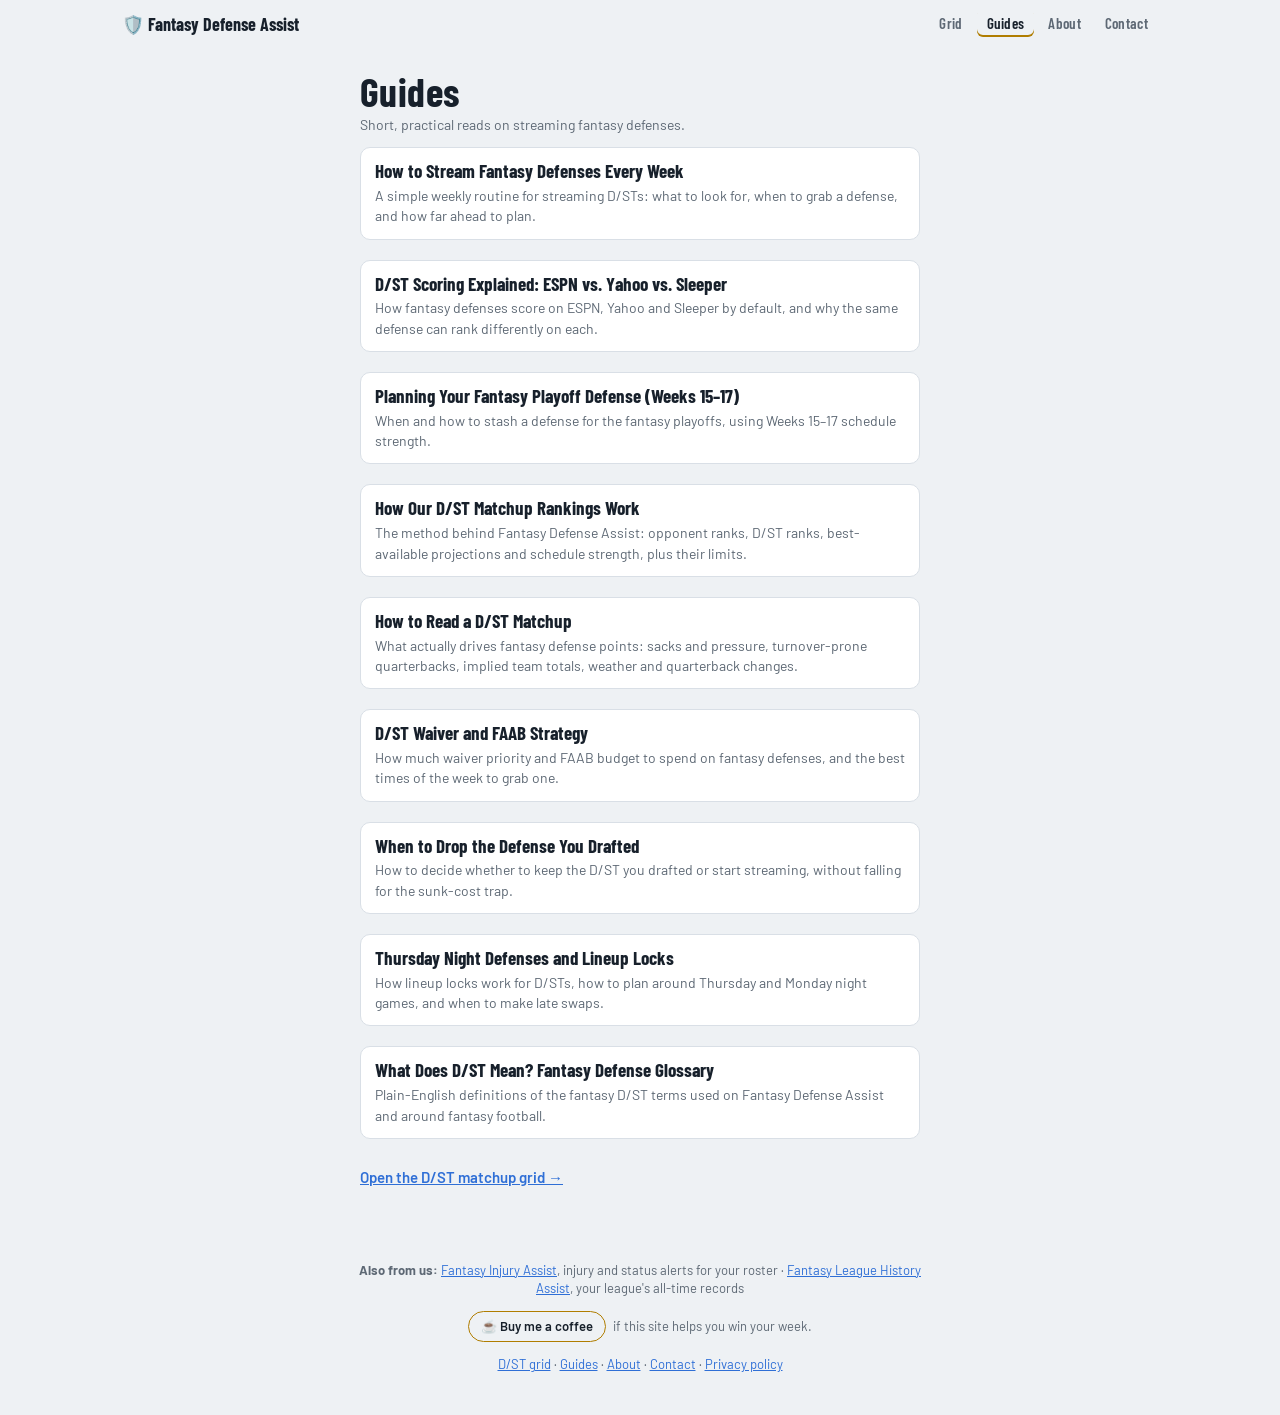
<file: guides.html>
<!doctype html>
<html lang="en">
<head>
  <meta charset="utf-8">
  <meta name="viewport" content="width=device-width, initial-scale=1, viewport-fit=cover">
  <title>Fantasy D/ST Streaming Guides | Fantasy Defense Assist</title>
  <meta name="description" content="Guides to streaming fantasy football defenses: weekly routine, D/ST scoring on ESPN, Yahoo and Sleeper, playoff planning, and how our rankings work.">
  <link rel="canonical" href="https://fantasydefenseassist.com/guides.html">
  <meta property="og:title" content="Fantasy D/ST Streaming Guides">
  <meta property="og:description" content="Guides to streaming fantasy football defenses: weekly routine, D/ST scoring on ESPN, Yahoo and Sleeper, playoff planning, and how our rankings work.">
  <meta property="og:type" content="website">
  <meta property="og:url" content="https://fantasydefenseassist.com/guides.html">
  <link rel="icon" href="/favicon.ico" sizes="48x48">
  <link rel="icon" href="/favicon.svg" type="image/svg+xml">
  <link rel="apple-touch-icon" href="/apple-touch-icon.png">
  <link rel="preconnect" href="https://fonts.googleapis.com">
  <link rel="preconnect" href="https://fonts.gstatic.com" crossorigin>
  <link href="https://fonts.googleapis.com/css2?family=Barlow+Condensed:wght@500;600;700&family=Barlow:wght@400;500;600&display=swap" rel="stylesheet">
  <link rel="stylesheet" href="styles.css?v=20">
  <script async src="https://pagead2.googlesyndication.com/pagead/js/adsbygoogle.js?client=ca-pub-5134360334819238" crossorigin="anonymous"></script>
  
</head>
<body>
  <nav class="site-nav" aria-label="Site"><a class="brand" href="./">🛡️ Fantasy Defense Assist</a><span class="nav-links"><a href="./">Grid</a><a href="guides.html" aria-current="page">Guides</a><a href="about.html">About</a><a href="contact.html">Contact</a></span></nav>
  <main class="page">
    <h1>Guides</h1>
    <p class="sub">Short, practical reads on streaming fantasy defenses.</p>
    <ul class="guide-list"><li class="guide-card"><a href="guide-streaming-defenses.html"><b>How to Stream Fantasy Defenses Every Week</b><span>A simple weekly routine for streaming D/STs: what to look for, when to grab a defense, and how far ahead to plan.</span></a></li><li class="guide-card"><a href="guide-dst-scoring.html"><b>D/ST Scoring Explained: ESPN vs. Yahoo vs. Sleeper</b><span>How fantasy defenses score on ESPN, Yahoo and Sleeper by default, and why the same defense can rank differently on each.</span></a></li><li class="guide-card"><a href="guide-playoff-defenses.html"><b>Planning Your Fantasy Playoff Defense (Weeks 15–17)</b><span>When and how to stash a defense for the fantasy playoffs, using Weeks 15–17 schedule strength.</span></a></li><li class="guide-card"><a href="guide-how-rankings-work.html"><b>How Our D/ST Matchup Rankings Work</b><span>The method behind Fantasy Defense Assist: opponent ranks, D/ST ranks, best-available projections and schedule strength, plus their limits.</span></a></li><li class="guide-card"><a href="guide-reading-a-matchup.html"><b>How to Read a D/ST Matchup</b><span>What actually drives fantasy defense points: sacks and pressure, turnover-prone quarterbacks, implied team totals, weather and quarterback changes.</span></a></li><li class="guide-card"><a href="guide-dst-waivers-faab.html"><b>D/ST Waiver and FAAB Strategy</b><span>How much waiver priority and FAAB budget to spend on fantasy defenses, and the best times of the week to grab one.</span></a></li><li class="guide-card"><a href="guide-drop-drafted-defense.html"><b>When to Drop the Defense You Drafted</b><span>How to decide whether to keep the D/ST you drafted or start streaming, without falling for the sunk-cost trap.</span></a></li><li class="guide-card"><a href="guide-thursday-defenses.html"><b>Thursday Night Defenses and Lineup Locks</b><span>How lineup locks work for D/STs, how to plan around Thursday and Monday night games, and when to make late swaps.</span></a></li><li class="guide-card"><a href="guide-dst-glossary.html"><b>What Does D/ST Mean? Fantasy Defense Glossary</b><span>Plain-English definitions of the fantasy D/ST terms used on Fantasy Defense Assist and around fantasy football.</span></a></li></ul>
    <p><a class="cta" href="./">Open the D/ST matchup grid →</a></p>
  </main>
  <footer class="foot">
    <p class="sister">
      <b>Also from us:</b>
      <a href="https://fantasyinjuryassist.com/">Fantasy Injury Assist</a>, injury and status alerts for your roster ·
      <a href="https://fantasyleaguehistoryassist.com/">Fantasy League History Assist</a>, your league's all-time records
    </p>
    <p class="coffee">
      <a href="https://buymeacoffee.com/jrkline1116" target="_blank" rel="noopener">☕ Buy me a coffee</a>
      if this site helps you win your week.
    </p>
    <p class="links"><a href="./">D/ST grid</a> · <a href="guides.html">Guides</a> · <a href="about.html">About</a> · <a href="contact.html">Contact</a> · <a href="privacy.html">Privacy policy</a></p>
  </footer>
</body>
</html>
</file>
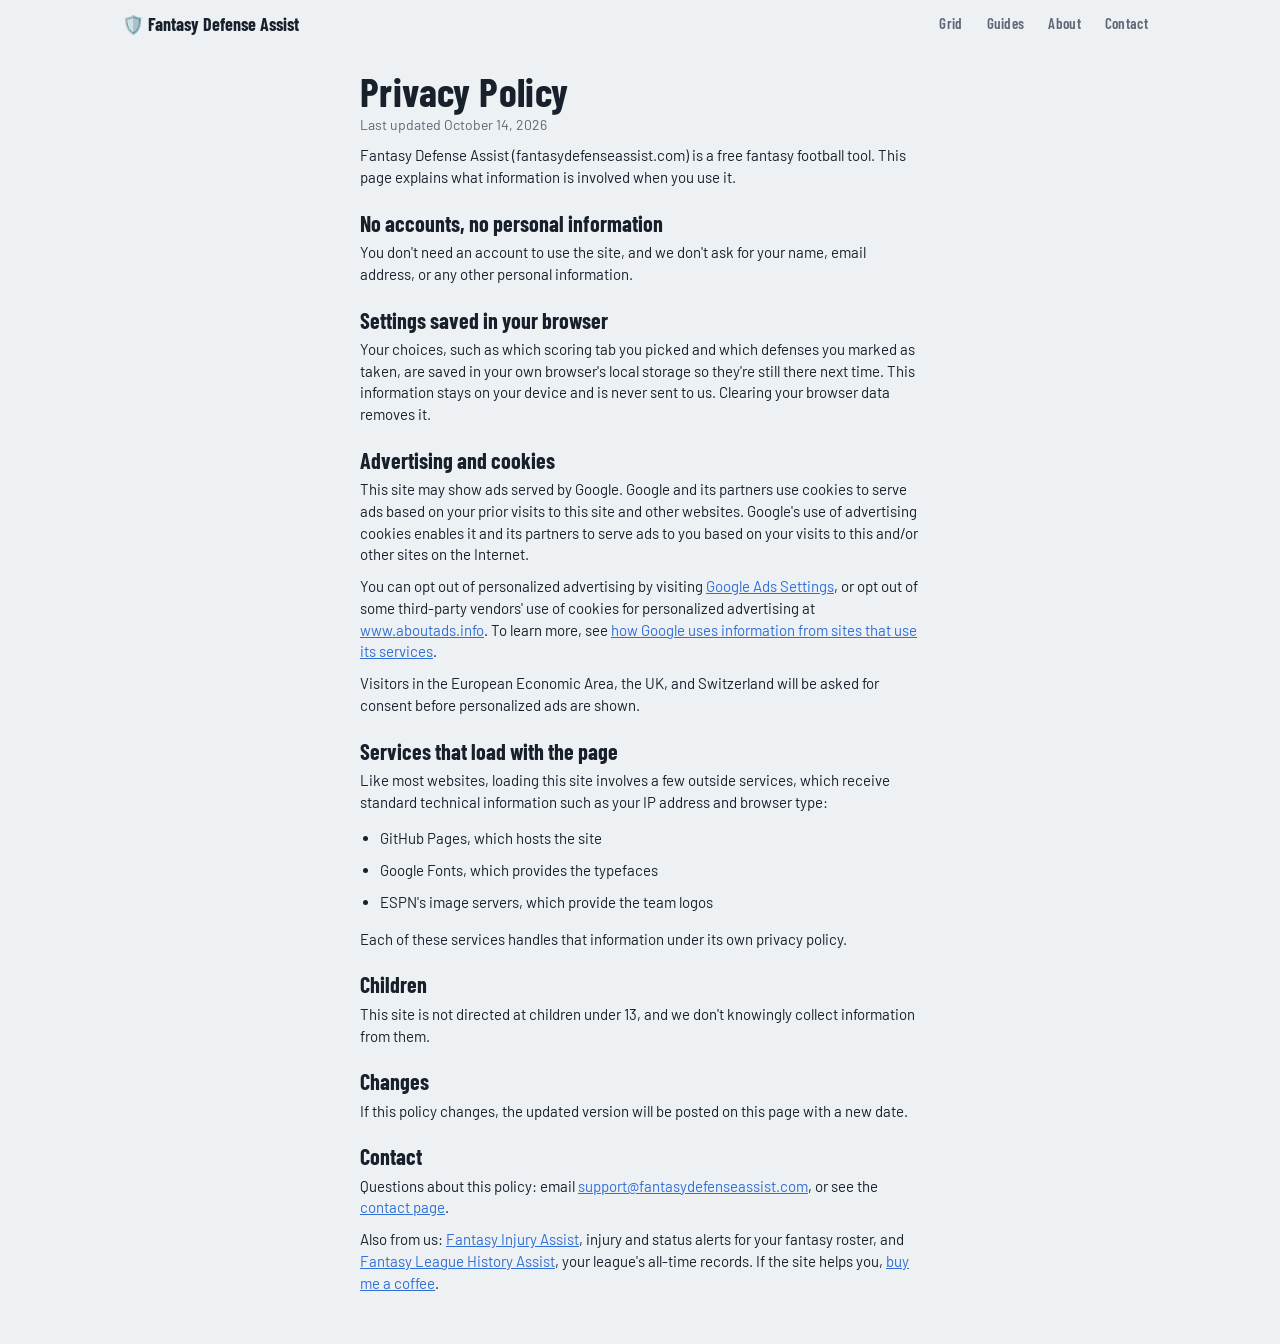
<file: privacy.html>
<!doctype html>
<html lang="en">
<head>
  <meta charset="utf-8">
  <meta name="viewport" content="width=device-width, initial-scale=1, viewport-fit=cover">
  <title>Privacy Policy | Fantasy Defense Assist</title>
  <meta name="description" content="Privacy policy for Fantasy Defense Assist.">
  <link rel="canonical" href="https://fantasydefenseassist.com/privacy.html">
  <link rel="icon" href="/favicon.ico" sizes="48x48">
  <link rel="icon" href="/favicon.svg" type="image/svg+xml">
  <link rel="apple-touch-icon" href="/apple-touch-icon.png">
  <link rel="preconnect" href="https://fonts.googleapis.com">
  <link rel="preconnect" href="https://fonts.gstatic.com" crossorigin>
  <link href="https://fonts.googleapis.com/css2?family=Barlow+Condensed:wght@500;600;700&family=Barlow:wght@400;500;600&display=swap" rel="stylesheet">
  <link rel="stylesheet" href="styles.css?v=20">
  <script async src="https://pagead2.googlesyndication.com/pagead/js/adsbygoogle.js?client=ca-pub-5134360334819238" crossorigin="anonymous"></script>
</head>
<body>
  <nav class="site-nav" aria-label="Site"><a class="brand" href="./">🛡️ Fantasy Defense Assist</a><span class="nav-links"><a href="./">Grid</a><a href="guides.html">Guides</a><a href="about.html">About</a><a href="contact.html">Contact</a></span></nav>
  <main class="page">
    <h1>Privacy Policy</h1>
    <p class="sub">Last updated October 14, 2026</p>

    <p>
      Fantasy Defense Assist (fantasydefenseassist.com) is a free fantasy football tool. This page
      explains what information is involved when you use it.
    </p>

    <h2>No accounts, no personal information</h2>
    <p>
      You don't need an account to use the site, and we don't ask for your name, email address, or
      any other personal information.
    </p>

    <h2>Settings saved in your browser</h2>
    <p>
      Your choices, such as which scoring tab you picked and which defenses you marked as taken, are
      saved in your own browser's local storage so they're still there next time. This information
      stays on your device and is never sent to us. Clearing your browser data removes it.
    </p>

    <h2>Advertising and cookies</h2>
    <p>
      This site may show ads served by Google. Google and its partners use cookies to serve ads
      based on your prior visits to this site and other websites. Google's use of advertising
      cookies enables it and its partners to serve ads to you based on your visits to this and/or
      other sites on the Internet.
    </p>
    <p>
      You can opt out of personalized advertising by visiting
      <a href="https://www.google.com/settings/ads" rel="noopener">Google Ads Settings</a>, or opt
      out of some third-party vendors' use of cookies for personalized advertising at
      <a href="https://www.aboutads.info/choices/" rel="noopener">www.aboutads.info</a>. To learn
      more, see <a href="https://policies.google.com/technologies/partner-sites" rel="noopener">how
      Google uses information from sites that use its services</a>.
    </p>
    <p>
      Visitors in the European Economic Area, the UK, and Switzerland will be asked for consent
      before personalized ads are shown.
    </p>

    <h2>Services that load with the page</h2>
    <p>
      Like most websites, loading this site involves a few outside services, which receive standard
      technical information such as your IP address and browser type:
    </p>
    <ul>
      <li>GitHub Pages, which hosts the site</li>
      <li>Google Fonts, which provides the typefaces</li>
      <li>ESPN's image servers, which provide the team logos</li>
    </ul>
    <p>Each of these services handles that information under its own privacy policy.</p>

    <h2>Children</h2>
    <p>This site is not directed at children under 13, and we don't knowingly collect information from them.</p>

    <h2>Changes</h2>
    <p>If this policy changes, the updated version will be posted on this page with a new date.</p>

    <h2>Contact</h2>
    <p>
      Questions about this policy: email
      <a href="mailto:support@fantasydefenseassist.com">support@fantasydefenseassist.com</a>, or see the
      <a href="contact.html">contact page</a>.
    </p>
    <p class="sister">
      Also from us: <a href="https://fantasyinjuryassist.com/">Fantasy Injury Assist</a>,
      injury and status alerts for your fantasy roster, and
      <a href="https://fantasyleaguehistoryassist.com/">Fantasy League History Assist</a>,
      your league's all-time records. If the site helps you,
      <a href="https://buymeacoffee.com/jrkline1116" target="_blank" rel="noopener">buy me a coffee</a>.
    </p>
  </main>
</body>
</html>
</file>
<file: styles.css>
:root {
  --bg: #eef1f4;
  --surface: #ffffff;
  --ink: #17202b;
  --muted: #5d6874;
  --line: #d9dfe6;
  --line-strong: #b9c2cc;
  --head: #1f2a37;
  --head-ink: #f3f6f9;
  --bad: #c62828;      /* ESPN-style red: tough matchup */
  --bad-tint: #fdeeee;
  --good: #1b873a;     /* ESPN-style green: great matchup */
  --good-tint: #eaf6ee;
  --focus: #2f6fd6;
  --sorted: #fff8db;
  --anno: #b07d00;

  box-sizing: border-box;
  padding-top: env(safe-area-inset-top, 0px);
  padding-bottom: env(safe-area-inset-bottom, 0px);
  color-scheme: light;
}

@media (prefers-color-scheme: dark) {
  :root {
    --bg: #0f151c;
    --surface: #18212b;
    --ink: #e7edf3;
    --muted: #97a3b0;
    --line: #2a3542;
    --line-strong: #3b4858;
    --head: #0a1016;
    --head-ink: #e7edf3;
    --bad: #ff6b60;
    --bad-tint: #3a1f22;
    --good: #4cd17a;
    --good-tint: #183324;
    --focus: #79a8ff;
    --sorted: #2e2a17;
    --anno: #f5c542;
    color-scheme: dark;
  }
}

*, *::before, *::after { box-sizing: inherit; }

html, body { margin: 0; }

body {
  background: var(--bg);
  color: var(--ink);
  font: 400 15px/1.45 Barlow, "Segoe UI", Roboto, Helvetica, Arial, sans-serif;
}

.top {
  display: flex;
  flex-wrap: wrap;
  align-items: end;
  justify-content: center;
  gap: 12px 24px;
  padding: 24px clamp(12px, 3vw, 32px) 8px;
  text-align: center;
}

h1 {
  margin: 0;
  font: 700 clamp(28px, 4vw, 40px)/1 "Barlow Condensed", "Arial Narrow", sans-serif;
  letter-spacing: .01em;
}

.tagline { margin: 6px 0 0; font-size: 17px; font-weight: 500; }
.sub { margin: 4px 0 0; color: var(--muted); font-size: 14px; }

.controls { display: flex; flex-wrap: wrap; gap: 10px; align-items: center; }

.switch {
  display: inline-flex; align-items: center; gap: 10px;
  padding: 7px 12px;
  background: var(--surface);
  border: 1px solid var(--line);
  border-radius: 6px;
  cursor: pointer;
  user-select: none;
  font-weight: 600;
}
.switch input { position: absolute; opacity: 0; width: 1px; height: 1px; }
.switch .track {
  position: relative; flex: none;
  width: 38px; height: 22px;
  background: var(--line-strong);
  border-radius: 999px;
  transition: background .15s;
}
.switch .knob {
  position: absolute; top: 3px; left: 3px;
  width: 16px; height: 16px;
  background: #fff;
  border-radius: 50%;
  box-shadow: 0 1px 2px rgba(0,0,0,.3);
  transition: transform .15s;
}
.switch input:checked + .track { background: var(--good); }
.switch input:checked + .track .knob { transform: translateX(16px); }
.switch input:focus-visible + .track { outline: 2px solid var(--focus); outline-offset: 2px; }
.switch .count { color: var(--muted); font-weight: 400; }

.toggle {
  display: inline-flex; align-items: center; gap: 8px;
  padding: 7px 12px;
  background: var(--surface);
  border: 1px solid var(--line);
  border-radius: 6px;
  cursor: pointer;
  user-select: none;
}
.toggle input { width: 16px; height: 16px; margin: 0; accent-color: var(--focus); }

.btn {
  font: inherit;
  padding: 7px 12px;
  background: var(--surface);
  color: var(--ink);
  border: 1px solid var(--line);
  border-radius: 6px;
  cursor: pointer;
}
.btn:hover { border-color: var(--line-strong); }

.help {
  padding: 0 clamp(12px, 3vw, 32px);
  color: var(--muted);
  max-width: 78ch;
  margin: 0 auto;
  text-align: center;
}
.help p { margin: 6px 0 18px; }
.r-bad { color: var(--bad); }
.r-good { color: var(--good); }

main { padding: 0 clamp(4px, 2vw, 32px); }

.grid-wrap {
  overflow: auto;
  max-height: calc(100vh - 190px);
  min-height: 320px;
  background: var(--surface);
  border: 1px solid var(--line);
  border-radius: 8px;
}

.grid {
  border-collapse: separate;
  border-spacing: 0;
  width: max-content;
  min-width: 100%;
}

.grid th, .grid td {
  border-right: 1px solid var(--line);
  border-bottom: 1px solid var(--line);
  padding: 0;
}

/* Header row */
.grid thead th {
  position: sticky; top: 0; z-index: 2;
  background: var(--head);
  color: var(--head-ink);
}
.grid thead th.corner { left: 0; z-index: 3; }

.sort {
  display: flex; align-items: center; justify-content: center; gap: 4px;
  width: 100%;
  padding: 10px 8px;
  background: none; border: 0; color: inherit;
  font: 600 15px/1 "Barlow Condensed", "Arial Narrow", sans-serif;
  letter-spacing: .02em;
  cursor: pointer;
  white-space: nowrap;
}
.corner .sort { justify-content: flex-start; padding-left: 12px; }
.sort .arrow { width: 10px; font-size: 11px; opacity: .85; }
.sort:hover { background: rgba(255,255,255,.08); }
th[aria-sort="ascending"], th[aria-sort="descending"] { box-shadow: inset 0 -3px 0 #f5c542; }

/* Team column */
.grid tbody th {
  position: sticky; left: 0; z-index: 1;
  background: var(--surface);
  text-align: left;
  border-right: 1px solid var(--line-strong);
}

.team {
  display: flex; align-items: center; gap: 8px;
  width: 206px;
  padding: 6px 10px;
  background: none; border: 0; color: inherit;
  font: inherit; text-align: left;
  cursor: pointer;
}
.team img { width: 26px; height: 26px; object-fit: contain; flex: none; }
.team .nm { display: block; font-weight: 600; line-height: 1.15; }
.team .ab { display: block; color: var(--muted); font-size: 12px; line-height: 1.1; }
.team .who { min-width: 0; }
.team .prk { margin-left: auto; text-align: right; font-family: "Barlow Condensed", "Arial Narrow", sans-serif; line-height: 1.1; }
.team .prk-n { display: block; font-size: 16px; font-weight: 700; }
.team .prk-p { display: block; white-space: nowrap; font-size: 12px; color: var(--muted); font-family: Barlow, sans-serif; }
.team .flag {
  margin-left: auto;
  font-size: 11px; color: var(--muted);
  border: 1px solid var(--line-strong); border-radius: 4px;
  padding: 1px 4px;
  display: none;
}

/* Defense header: Rank / A–Z switch */
.corner-in { display: flex; align-items: center; gap: 4px; padding: 6px 8px 6px 12px; }
.corner-lbl { margin-right: auto; font: 600 15px/1 "Barlow Condensed", "Arial Narrow", sans-serif; letter-spacing: .02em; }
.corner-sort {
  display: inline-flex; align-items: center; gap: 3px;
  padding: 4px 8px;
  background: none; color: inherit; opacity: .7;
  border: 1px solid transparent; border-radius: 4px;
  font: 600 14px/1 "Barlow Condensed", "Arial Narrow", sans-serif;
  cursor: pointer;
}
.corner-sort:hover { opacity: 1; background: rgba(255,255,255,.08); }
.corner-sort[aria-pressed="true"] { opacity: 1; border-color: #f5c542; }
.corner-sort .arrow { font-size: 10px; }

/* Matchup cells */
.cell {
  min-width: 78px;
  padding: 6px 8px;
  text-align: center;
  font-family: "Barlow Condensed", "Arial Narrow", sans-serif;
  line-height: 1.1;
}
.cell .opp { display: block; font-size: 17px; font-weight: 600; }
.cell .meta { display: flex; justify-content: center; align-items: baseline; gap: 6px; margin-top: 2px; }
.cell .rk { font-size: 15px; font-weight: 700; }
.cell .avg { font-size: 13px; color: var(--muted); font-family: Barlow, sans-serif; }

.cell.tier-bad { background: var(--bad-tint); }
.cell.tier-bad .rk { color: var(--bad); }
.cell.tier-good { background: var(--good-tint); }
.cell.tier-good .rk { color: var(--good); }
.cell.tier-mid .rk { color: var(--ink); }

.cell.bye {
  color: var(--muted);
  font-size: 14px; font-weight: 600; letter-spacing: .06em;
  background: repeating-linear-gradient(135deg, transparent 0 6px, var(--line) 6px 7px);
}

td.sorted-col { box-shadow: inset 2px 0 0 #f5c542, inset -2px 0 0 #f5c542; }

/* Unavailable (rostered) teams */
tr.unavailable td, tr.unavailable .team .nm, tr.unavailable .team .ab { opacity: .32; }
tr.unavailable .team img { filter: grayscale(1); opacity: .4; }
tr.unavailable .team .flag { display: inline-block; }
tr.unavailable .team .prk { display: none; }
.grid.hide-unavailable tr.unavailable { display: none; }

tbody tr:hover td, tbody tr:hover th { filter: brightness(.97); }

:focus-visible { outline: 2px solid var(--focus); outline-offset: -2px; }

.status {
  margin: 16px 4px;
  padding: 12px 14px;
  background: var(--surface);
  border: 1px solid var(--line);
  border-left: 4px solid var(--bad);
  border-radius: 6px;
}

.foot {
  padding: 12px clamp(12px, 3vw, 32px) 28px;
  color: var(--muted);
  font-size: 13px;
  max-width: 90ch;
  margin: 0 auto;
  text-align: center;
}

@media (max-width: 640px) {
  .team { width: 150px; gap: 6px; padding: 6px 8px; }
  .team .prk-n { font-size: 14px; }
  .team .prk-p { font-size: 11px; }
  .corner-in { padding-left: 8px; }
  .corner-lbl { display: none; }
  .team img { width: 20px; height: 20px; }
  .team .nm { font-size: 14px; }
  .cell { min-width: 66px; padding: 5px 6px; }
  .cell .opp { font-size: 16px; }
  .grid-wrap { max-height: calc(100vh - 230px); }
}

@media (prefers-reduced-motion: reduce) {
  * { transition: none !important; }
}

/* ---------- clickable cells + detail dialog ---------- */
.cell.clickable { cursor: pointer; }
.cell.clickable:hover { outline: 2px solid var(--line-strong); outline-offset: -2px; }

.detail {
  width: min(560px, calc(100vw - 24px));
  max-height: calc(100vh - 40px);
  padding: 0;
  border: 1px solid var(--line);
  border-radius: 10px;
  background: var(--surface);
  color: var(--ink);
  box-shadow: 0 18px 50px rgba(0, 0, 0, .3);
}
.detail::backdrop { background: rgba(10, 16, 22, .55); }
.detail > div { padding: 18px 18px 14px; }

.d-close {
  position: absolute; top: 10px; right: 10px;
  width: 34px; height: 34px;
  border: 1px solid var(--line); border-radius: 6px;
  background: var(--surface); color: var(--muted);
  font-size: 15px; cursor: pointer;
}
.d-close:hover { color: var(--ink); border-color: var(--line-strong); }

.d-head { display: flex; align-items: center; gap: 12px; padding-right: 40px; }
.d-head img { width: 52px; height: 52px; object-fit: contain; }
.d-head h2 { margin: 0; font: 700 26px/1.05 "Barlow Condensed", "Arial Narrow", sans-serif; }
.d-sub { margin: 3px 0 0; color: var(--muted); font-size: 13px; }

.d-stats {
  display: grid; grid-template-columns: repeat(3, 1fr); gap: 8px;
  margin: 14px 0;
}
.d-stats > div {
  padding: 10px;
  border: 1px solid var(--line); border-radius: 8px;
  text-align: center;
}
.d-num { display: block; font: 700 28px/1 "Barlow Condensed", "Arial Narrow", sans-serif; }
.d-lbl { display: block; margin-top: 4px; color: var(--muted); font-size: 12px; line-height: 1.2; }
.d-stats.tier-bad .d-num { color: var(--bad); }
.d-stats.tier-good .d-num { color: var(--good); }
.d-stats.tier-bad > div { background: var(--bad-tint); }
.d-stats.tier-good > div { background: var(--good-tint); }

.d-table-wrap { overflow-x: auto; border: 1px solid var(--line); border-radius: 8px; }
.d-table { width: 100%; border-collapse: collapse; font-size: 14px; }
.d-table th, .d-table td { padding: 6px 8px; text-align: right; border-bottom: 1px solid var(--line); white-space: nowrap; }
.d-table th:nth-child(-n+2), .d-table td:nth-child(-n+2) { text-align: left; }
.d-table th { position: sticky; top: 0; background: var(--head); color: var(--head-ink); font-weight: 600; }
.d-table tbody tr:last-child td { border-bottom: 0; }
.d-table .pts { font-weight: 700; }
.d-table .pts.good { color: var(--good); }
.d-table .pts.bad { color: var(--bad); }
.d-table tr.future td, .d-table tr.bye-row td { color: var(--muted); }
.d-table tr.bye-row td { font-style: italic; }

/* ---------- scoring tabs ---------- */
.tabs {
  display: flex; flex-wrap: wrap; gap: 4px;
  margin-bottom: -1px;
  position: relative; z-index: 1;
}
.tabs button {
  font: 600 16px/1 "Barlow Condensed", "Arial Narrow", sans-serif;
  letter-spacing: .02em;
  display: inline-flex; align-items: center; gap: 6px;
  padding: 10px 16px;
  color: var(--muted);
  background: transparent;
  border: 1px solid transparent;
  border-bottom: 0;
  border-radius: 8px 8px 0 0;
  cursor: pointer;
}
.tabs button:hover { color: var(--ink); background: var(--surface); }
.tabs button[aria-selected="true"] {
  color: var(--ink);
  background: var(--head);
  color: var(--head-ink);
  border-color: var(--head);
}
.tab-custom { margin-left: 6px; }

.beta {
  display: inline-block;
  padding: 2px 6px;
  font: 600 11px/1.2 Barlow, sans-serif;
  color: #6b4e00;
  background: #f5c542;
  border-radius: 4px;
}

.grid-wrap { border-top-left-radius: 0; }

/* ---------- custom scoring dialog ---------- */
.custom { width: min(440px, calc(100vw - 24px)); }
.custom > div { padding: 22px 22px 18px; }
.custom h2 { margin: 10px 40px 8px 0; font: 700 26px/1.1 "Barlow Condensed", "Arial Narrow", sans-serif; }
.custom p { margin: 0 0 12px; }
.custom .price span { font: 700 30px/1 "Barlow Condensed", "Arial Narrow", sans-serif; margin-right: 6px; }
.c-actions { display: flex; flex-wrap: wrap; gap: 8px; margin: 16px 0 12px; }
.btn.primary { background: var(--head); color: var(--head-ink); border-color: var(--head); text-decoration: none; font-weight: 600; }
.btn.primary:disabled { opacity: .55; cursor: not-allowed; }
.c-note { color: var(--muted); font-size: 13px; }
.custom .price-soon { font: 600 20px/1.2 "Barlow Condensed", "Arial Narrow", sans-serif; margin: 14px 0 0; }

/* tabs + hide-taken controls share one row */
.bar {
  display: flex; flex-wrap: wrap; align-items: flex-end;
  justify-content: space-between;
  gap: 8px 18px;
}
.bar .controls { padding-bottom: 6px; }
.bar .tabs { order: 0; }
.bar .controls { order: 1; }
@media (max-width: 640px) {
  .bar { flex-direction: column-reverse; align-items: stretch; }
  .bar .controls { padding: 0 4px 4px; }
}

/* how it works + footer links + privacy page */
.about {
  max-width: 78ch;
  margin: 0 auto;
  padding: 24px clamp(12px, 3vw, 32px) 0;
}
/* wide screens: the two explainer sections sit side by side under the grid */
@media (min-width: 1100px) {
  .about {
    max-width: 1240px;
    display: grid;
    grid-template-columns: 1fr 1fr;
    gap: 0 56px;
  }
}
.about h2 { margin: 18px 0 6px; font: 700 24px/1.15 "Barlow Condensed", "Arial Narrow", sans-serif; }
.about p { margin: 0 0 12px; }
.foot .links { margin-top: 6px; }
.foot .sister { margin-top: 10px; }
.foot .coffee { margin-top: 10px; }
.foot .coffee a {
  display: inline-block; padding: 5px 12px; margin-right: 4px;
  border: 1px solid var(--anno); border-radius: 999px;
  color: var(--ink); font-weight: 600; text-decoration: none;
}
.foot .coffee a:hover { background: var(--anno); color: #111; }
.foot a, .about a, .page a { color: var(--focus); }
.page { max-width: 78ch; margin: 0 auto; padding: 24px clamp(12px, 3vw, 32px) 40px; }
.page h1 { margin-bottom: 4px; }
.page h2 { margin: 22px 0 6px; font: 700 22px/1.15 "Barlow Condensed", "Arial Narrow", sans-serif; }
.page p, .page li { margin: 0 0 10px; }
.page .back { display: inline-block; margin-bottom: 16px; }

/* ---------- ad slots (invisible until a slot ID is set in ads.js) ---------- */
.ad { display: none; }
.ad.ad-on { display: block; text-align: center; }
.ad-top.ad-on { margin: 0 0 14px; min-height: 90px; }
.ad-bottom.ad-on { margin: 16px 0 0; min-height: 90px; }
.ad-rail { display: none !important; }
@media (min-width: 1500px) {
  body.has-rails { padding-left: 190px; padding-right: 190px; }
  body.has-rails .ad-rail.ad-on {
    display: block !important;
    position: fixed; top: 90px;
    width: 160px; height: 600px;
  }
  body.has-rails .ad-rail-left { left: 15px; }
  body.has-rails .ad-rail-right { right: 15px; }
}
@media (max-width: 640px) {
  .ad-top.ad-on, .ad-bottom.ad-on { min-height: 100px; max-height: 120px; }
}

/* ---------- legend: annotated sample cell, color key, click tips ---------- */
.legend {
  max-width: calc(100% - 24px);
  margin: 10px auto 20px;
  padding: 16px 22px;
  display: flex; flex-wrap: wrap; justify-content: center; align-items: center;
  gap: 18px 36px;
  background: var(--surface);
  border: 1px solid var(--line);
  border-radius: 8px;
}
.legend ul { list-style: none; margin: 0; padding: 0; }

.lg-anno { display: block; width: 500px; max-width: 100%; height: auto; overflow: visible; }
.a-cell { fill: var(--good-tint); stroke: var(--line-strong); stroke-width: 1; }
.a-opp { fill: var(--ink); font: 600 22px "Barlow Condensed", "Arial Narrow", sans-serif; }
.a-rk  { fill: var(--good); font: 700 19px "Barlow Condensed", "Arial Narrow", sans-serif; }
.a-avg { fill: var(--muted); font: 400 16px Barlow, "Segoe UI", sans-serif; }
.a-lbl { fill: var(--ink); font: 600 15px Barlow, "Segoe UI", sans-serif; }
.a-sub { fill: var(--muted); font: 400 12.5px Barlow, "Segoe UI", sans-serif; }
.a-line { fill: none; stroke: var(--anno); stroke-width: 2; stroke-linecap: round; }
.a-head { fill: var(--anno); }

.lg-key, .lg-tips { display: grid; gap: 7px; font-size: 14px; }
.lg-key li { display: flex; align-items: center; gap: 10px; }
.sw {
  display: inline-block; width: 74px; padding: 3px 0;
  border: 1px solid var(--line); border-radius: 4px;
  text-align: center;
  font: 700 14px/1.2 "Barlow Condensed", "Arial Narrow", sans-serif;
}
.sw-good { background: var(--good-tint); color: var(--good); }
.sw-mid  { background: var(--surface); color: var(--ink); }
.sw-bad  { background: var(--bad-tint); color: var(--bad); }
.sw-bye  { color: var(--muted); letter-spacing: .06em;
  background: repeating-linear-gradient(135deg, transparent 0 6px, var(--line) 6px 7px); }
.lg-tips { color: var(--muted); }
.lg-tips b { color: var(--ink); font-weight: 600; }

@media (min-width: 1300px) {
  .legend { display: grid; grid-template-columns: auto auto auto; justify-content: center; width: fit-content; }
  .lg-key, .lg-tips { padding-left: 36px; border-left: 1px solid var(--line); white-space: nowrap; }
}
@media (max-width: 640px) {
  .legend { margin: 8px 6px 16px; padding: 14px 8px; gap: 16px; }
  .lg-key, .lg-tips { width: 100%; padding: 0 6px; }
}

/* ---------- best available picks ---------- */
.picks {
  max-width: 1100px; margin: 0 auto 14px; padding: 12px 14px;
  background: var(--surface); border: 1px solid var(--line);
  border-left: 4px solid var(--anno); border-radius: 10px;
}
.picks-head { display: flex; flex-wrap: wrap; align-items: baseline; gap: 4px 12px; margin-bottom: 10px; }
.picks-title { font: 700 20px/1.1 "Barlow Condensed", "Arial Narrow", sans-serif; }
.picks-title::before { content: "★ "; color: var(--anno); }
.picks-sub { color: var(--muted); font-size: 13px; }
.picks-list { list-style: none; margin: 0; padding: 0; display: grid; grid-template-columns: repeat(3, 1fr); gap: 10px; }
.pick-card {
  width: 100%; display: flex; align-items: center; gap: 10px; padding: 8px 12px;
  background: var(--bg); color: var(--ink); border: 1px solid var(--line);
  border-radius: 8px; cursor: pointer; font: inherit; text-align: left;
}
.picks-list li:first-child .pick-card { border: 2px solid var(--anno); }
.pick-card:hover { border-color: var(--anno); }
.pick-card img { width: 34px; height: 34px; object-fit: contain; flex: none; }
.pick-n { font: 700 22px/1 "Barlow Condensed", "Arial Narrow", sans-serif; color: var(--anno); min-width: 14px; }
.pick-who { display: flex; flex-direction: column; min-width: 0; line-height: 1.15; }
.pick-nm { font-weight: 700; white-space: nowrap; overflow: hidden; text-overflow: ellipsis; }
.pick-vs { color: var(--muted); font-size: 13px; }
.pick-proj { margin-left: auto; text-align: right; line-height: 1.05; }
.pick-proj b { display: block; font: 700 22px/1 "Barlow Condensed", "Arial Narrow", sans-serif; }
.pick-proj span { font-size: 11px; color: var(--muted); text-transform: uppercase; letter-spacing: .04em; }
@media (max-width: 760px) {
  .picks { padding: 10px; }
  .picks-list { grid-template-columns: 1fr; gap: 6px; }
  .pick-card { padding: 6px 10px; }
}

.cell { position: relative; }
.cell.pick { outline: 3px solid var(--anno); outline-offset: -3px; }
.cell.pick.clickable:hover { outline-color: var(--anno); }
.pick-badge {
  position: absolute; top: 2px; left: 3px;
  font: 700 11px/1 Barlow, sans-serif; color: var(--anno);
}
tr.flash > * { animation: pickflash 1.4s ease-out; }
@keyframes pickflash { 0%, 40% { box-shadow: inset 0 0 0 999px rgba(245, 197, 66, .28); } 100% { box-shadow: none; } }

/* games already played this week (e.g. Thursday night) */
.cell.played { background: var(--bg); opacity: .6; }
.cell.played .opp { color: var(--muted); }
.cell .fin { font-size: 12px; font-weight: 700; letter-spacing: .06em; color: var(--muted); }
.cell.played.clickable:hover { opacity: .85; }

/* team column: "taken" switch + team button (opens the D/ST's history) */
.team-cell { display: flex; align-items: center; padding-left: 8px; }
.take {
  flex: none; position: relative; width: 30px; height: 18px; padding: 0;
  border-radius: 999px; border: 1px solid var(--line-strong); background: var(--bg);
  cursor: pointer;
}
.take .knob {
  position: absolute; top: 2px; left: 2px; width: 12px; height: 12px; border-radius: 50%;
  background: var(--muted); transition: left .15s;
}
.take[aria-checked="true"] { background: var(--bad); border-color: var(--bad); }
.take[aria-checked="true"] .knob { left: 14px; background: #fff; }
.take:focus-visible { outline: 2px solid var(--anno); outline-offset: 2px; }
.team-cell .team { padding-left: 8px; }
.team:hover .nm { text-decoration: underline; }
.opp-rk { font-size: 12px; font-weight: 700; margin-left: 4px; color: var(--muted); }
.opp-rk.tier-good { color: var(--good); }
.opp-rk.tier-bad { color: var(--bad); }
.d-note { margin: 8px 2px 0; font-size: 12px; color: var(--muted); }
@media (max-width: 760px) {
  .team-cell { padding-left: 6px; }
  .take { width: 26px; height: 16px; }
  .take .knob { width: 10px; height: 10px; }
  .take[aria-checked="true"] .knob { left: 12px; }
  .team-cell .team { padding-left: 6px; }
}
@media (prefers-reduced-motion: reduce) { .take .knob { transition: none; } }

/* rest-of-season schedule strength column */
.grid thead th.sos-col .sort { line-height: 1.05; padding: 6px 8px; }
.cell.sos-col { border-right: 2px solid var(--line-strong); min-width: 76px; }
.cell.sos-col .opp { font-weight: 700; }
.cell.sos-col.tier-good .opp { color: var(--good); }
.cell.sos-col.tier-bad .opp { color: var(--bad); }
.sos-seg { display: flex; gap: 2px; justify-content: center; padding: 0 6px 6px; }
.sos-seg button {
  flex: 1; padding: 2px 4px; border-radius: 4px;
  border: 1px solid rgba(255,255,255,.18); background: none; color: inherit;
  font: 600 11px/1.2 Barlow, sans-serif; opacity: .7; cursor: pointer;
}
.sos-seg button[aria-pressed="true"] { opacity: 1; border-color: #f5c542; color: #f5c542; }
.sos-seg button:hover { opacity: 1; }

/* site nav (all pages) */
.site-nav {
  display: flex; flex-wrap: wrap; align-items: center; justify-content: space-between; gap: 6px 16px;
  max-width: 1100px; margin: 0 auto; padding: 10px clamp(12px, 3vw, 32px);
}
.site-nav .brand { font: 700 18px/1 "Barlow Condensed", "Arial Narrow", sans-serif; color: var(--ink); text-decoration: none; }
.site-nav .nav-links { display: flex; gap: 4px; }
.site-nav .nav-links a {
  padding: 6px 10px; border-radius: 6px; color: var(--muted); text-decoration: none;
  font: 600 15px/1 "Barlow Condensed", "Arial Narrow", sans-serif; letter-spacing: .02em;
}
.site-nav .nav-links a:hover { color: var(--ink); background: var(--surface); }
.site-nav .nav-links a[aria-current="page"] { color: var(--ink); box-shadow: inset 0 -2px 0 var(--anno); }

/* guides + articles */
.page .crumb { margin: 0 0 6px; font-size: 14px; }
.page.article { line-height: 1.6; }
.page ol, .page ul { padding-left: 1.3em; }
.tbl-wrap { overflow-x: auto; margin: 6px 0 12px; }
.tbl { border-collapse: collapse; min-width: 280px; font-size: 15px; }
.tbl th, .tbl td { padding: 6px 14px 6px 0; border-bottom: 1px solid var(--line); text-align: left; }
.tbl th { font-weight: 600; color: var(--muted); }
.tbl td + td, .tbl th + th { text-align: right; }
.guide-list { list-style: none; padding: 0 !important; margin: 12px 0 18px; display: grid; gap: 10px; }
@media (min-width: 760px) { .guides-teaser .guide-list { grid-template-columns: 1fr 1fr; } }
.guide-card a {
  display: block; padding: 12px 14px; border: 1px solid var(--line); border-radius: 10px;
  background: var(--surface); color: var(--ink); text-decoration: none;
}
.guide-card a:hover { border-color: var(--anno); }
.guide-card b { display: block; font: 700 19px/1.2 "Barlow Condensed", "Arial Narrow", sans-serif; }
.guide-card span { display: block; color: var(--muted); font-size: 14px; margin-top: 3px; }
.related { margin-top: 28px; padding-top: 6px; border-top: 1px solid var(--line); }
.cta { font-weight: 600; }
.contact-box { font-size: 18px; padding: 12px 14px; border: 1px solid var(--line); border-radius: 10px; background: var(--surface); }
.guides-teaser { max-width: 1100px; }
.about.guides-teaser { display: block; }

/* "at a glance" text snapshot (written by scripts/build-snapshot.mjs) */
.about.glance { display: block; max-width: 1100px; }
.glance h3 { margin: 18px 0 6px; font: 700 19px/1.2 "Barlow Condensed", "Arial Narrow", sans-serif; }
.glance .sub { color: var(--muted); }
.glance-picks { padding-left: 1.4em; margin: 0 0 8px; }
.glance-picks li { margin-bottom: 6px; }
.glance-tbl { width: 100%; }
.glance-tbl th[scope="row"] { font-weight: 600; color: var(--ink); text-align: left; }
.glance-tbl td:first-child { text-align: left; }
.glance .note { font-size: 13px; color: var(--muted); }
.glossary dt { font-weight: 700; margin-top: 12px; }
.glossary dd { margin: 2px 0 0; }
.glance-tbl th, .glance-tbl td { white-space: nowrap; }
.glance-tbl th:nth-child(2), .glance-tbl td:nth-child(2),
.glance-tbl th:nth-child(5), .glance-tbl td:nth-child(5) { text-align: left; padding-left: 14px; }
.glance-tbl th:first-child { text-align: left; }
</file>
